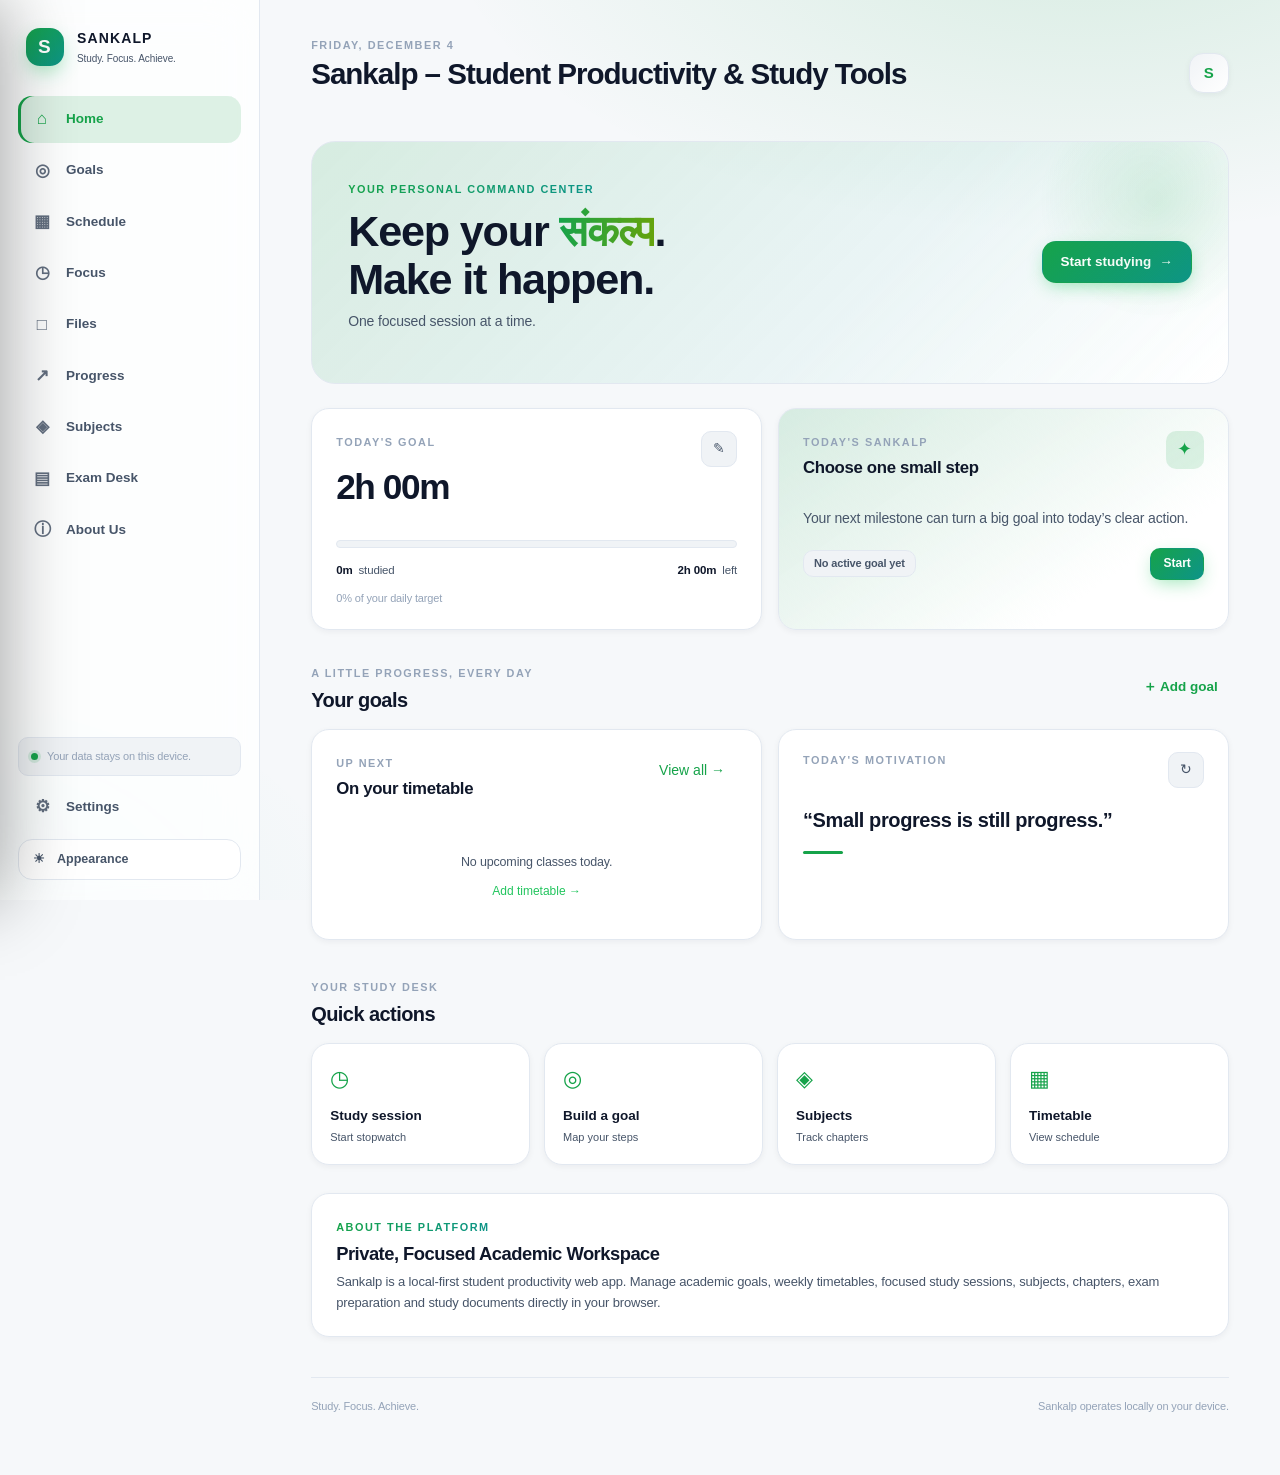
<file: index.html>
<!doctype html>
<html lang="en">
<head>
  <meta name="p:domain_verify" content="e9d66ecd18dfaae3f91e5bdebf2da8ee"/>
  <meta charset="utf-8">

  <!-- Google Analytics -->
  <script async src="https://www.googletagmanager.com/gtag/js?id=G-F04HRR61V4"></script>
  <script>
    window.dataLayer = window.dataLayer || [];
    function gtag(){dataLayer.push(arguments);}
    gtag('js', new Date());
    gtag('config', 'G-F04HRR61V4');
  </script>

  <meta name="viewport" content="width=device-width, initial-scale=1, viewport-fit=cover">

  <title>Sankalp – Free Student Productivity, Study Planner & Exam Desk</title>

  <meta name="description" content="Sankalp is a free, privacy-first student productivity web app. Plan timetables, track study goals, manage subjects and chapters, run focus sessions, and organize exams on your device.">

  <meta name="robots" content="index, follow, max-snippet:-1, max-image-preview:large, max-video-preview:-1">

  <link rel="canonical" href="https://cyphernest-coder.github.io/Sankalp/">
  <link rel="manifest" href="manifest.json">

  <meta name="color-scheme" content="dark light">
  <meta name="theme-color" content="#080a0f" media="(prefers-color-scheme: dark)">
  <meta name="theme-color" content="#f6f7f9" media="(prefers-color-scheme: light)">

  <meta name="application-name" content="Sankalp">
  <meta name="apple-mobile-web-app-title" content="Sankalp">
  <meta name="apple-mobile-web-app-capable" content="yes">
  <meta name="apple-mobile-web-app-status-bar-style" content="black-translucent">

  <!-- Open Graph -->
  <meta property="og:type" content="website">
  <meta property="og:locale" content="en_US">
  <meta property="og:site_name" content="Sankalp">
  <meta property="og:url" content="https://cyphernest-coder.github.io/Sankalp/">
  <meta property="og:title" content="Sankalp – Free Student Productivity & Study Tools">
  <meta property="og:description" content="Plan your timetable, track daily goals, manage subjects and chapters, run focus sessions, and prepare for exams with Sankalp.">

  <meta property="og:image" content="data:image/svg+xml,%3Csvg xmlns='http://www.w3.org/2000/svg' viewBox='0 0 1200 630'%3E%3Crect width='100%25' height='100%25' fill='%23080a0f'/%3E%3Crect x='100' y='100' width='120' height='120' rx='32' fill='%2322c55e'/%3E%3Ctext x='160' y='180' font-size='72' font-weight='800' text-anchor='middle' fill='%23061006' font-family='system-ui,sans-serif'%3ES%3C/text%3E%3Ctext x='260' y='180' font-size='64' font-weight='800' fill='%23f1f4f6' font-family='system-ui,sans-serif'%3ESANKALP%3C/text%3E%3Ctext x='100' y='320' font-size='44' font-weight='700' fill='%2322c55e' font-family='system-ui,sans-serif'%3EStudent Productivity %26 Study Tools%3C/text%3E%3Ctext x='100' y='390' font-size='28' fill='%238d96a5' font-family='system-ui,sans-serif'%3EGoals %E2%80%A2 Subjects %E2%80%A2 Focus %E2%80%A2 Exam Desk %E2%80%A2 Local-first%3C/text%3E%3C/svg%3E">

  <meta property="og:image:width" content="1200">
  <meta property="og:image:height" content="630">
  <meta property="og:image:alt" content="Sankalp Student Productivity Platform">

  <!-- Twitter -->
  <meta name="twitter:card" content="summary_large_image">
  <meta name="twitter:title" content="Sankalp – Free Student Productivity & Study Tools">
  <meta name="twitter:description" content="Plan your timetable, track goals, manage subjects and chapters, focus, and prepare for exams.">
  <meta name="twitter:image" content="data:image/svg+xml,%3Csvg xmlns='http://www.w3.org/2000/svg' viewBox='0 0 1200 630'%3E%3Crect width='100%25' height='100%25' fill='%23080a0f'/%3E%3Crect x='100' y='100' width='120' height='120' rx='32' fill='%2322c55e'/%3E%3Ctext x='160' y='180' font-size='72' font-weight='800' text-anchor='middle' fill='%23061006' font-family='system-ui'%3ES%3C/text%3E%3Ctext x='260' y='180' font-size='64' font-weight='800' fill='%23f1f4f6' font-family='system-ui'%3ESANKALP%3C/text%3E%3Ctext x='100' y='320' font-size='44' font-weight='700' fill='%2322c55e' font-family='system-ui'%3EStudent Productivity %26 Study Tools%3C/text%3E%3C/svg%3E">

  <!-- Favicon -->
  <link rel="icon" type="image/svg+xml" href="data:image/svg+xml,%3Csvg xmlns='http://www.w3.org/2000/svg' viewBox='0 0 64 64'%3E%3Crect width='64' height='64' rx='16' fill='%2322c55e'/%3E%3Ctext x='32' y='44' font-size='36' font-weight='800' text-anchor='middle' fill='%23061006' font-family='system-ui'%3ES%3C/text%3E%3C/svg%3E">

  <link rel="stylesheet" href="style.css">

  <!-- Schema -->
  <script type="application/ld+json">
  {
    "@context":"https://schema.org",
    "@graph":[
      {
        "@type":"WebSite",
        "@id":"https://cyphernest-coder.github.io/Sankalp/#website",
        "url":"https://cyphernest-coder.github.io/Sankalp/",
        "name":"Sankalp",
        "description":"Student productivity platform offering study planning, subject tracking, chapter management, focus sessions and exam management.",
        "inLanguage":"en"
      },
      {
        "@type":"WebApplication",
        "@id":"https://cyphernest-coder.github.io/Sankalp/#webapp",
        "url":"https://cyphernest-coder.github.io/Sankalp/",
        "name":"Sankalp",
        "applicationCategory":"EducationalApplication",
        "operatingSystem":"Web Browser",
        "browserRequirements":"Requires JavaScript. Compatible with modern desktop and mobile browsers.",
        "isAccessibleForFree":true,
        "description":"Privacy-first student productivity workspace with goals, timetable, focus sessions, subjects, chapters, syllabus tracking and exam management.",
        "offers":{
          "@type":"Offer",
          "price":"0",
          "priceCurrency":"USD"
        },
        "featureList":[
          "Study Goal & Milestone Roadmaps",
          "Weekly Timetable & Academic Scheduler",
          "Focus Stopwatch & Deep Study Sessions",
          "Subject and Chapter Tracker",
          "Exam Desk with Countdown",
          "Syllabus Completion Tracking",
          "Local Document Storage via IndexedDB",
          "Daily Progress Analytics"
        ]
      }
    ]
  }
  </script>

  <!-- MOBILE MENU + SUBJECT UI -->
  <style>
    /* =========================================================
       MOBILE HAMBURGER MENU
       ========================================================= */

    .mobile-menu-button {
      display:none;
      width:44px;
      height:44px;
      border:1px solid rgba(255,255,255,.1);
      border-radius:13px;
      background:rgba(255,255,255,.04);
      color:inherit;
      cursor:pointer;
      align-items:center;
      justify-content:center;
      flex-direction:column;
      gap:5px;
      flex-shrink:0;
    }

    .mobile-menu-button span {
      width:19px;
      height:2px;
      border-radius:10px;
      background:currentColor;
      display:block;
      transition:.2s ease;
    }

    .mobile-drawer-overlay {
      position:fixed;
      inset:0;
      background:rgba(0,0,0,.58);
      backdrop-filter:blur(5px);
      z-index:9998;
      opacity:0;
      pointer-events:none;
      transition:.25s ease;
    }

    .mobile-drawer {
      position:fixed;
      top:0;
      left:0;
      bottom:0;
      width:min(310px,88vw);
      background:#090b10;
      border-right:1px solid rgba(255,255,255,.08);
      z-index:9999;
      transform:translateX(-105%);
      transition:transform .28s cubic-bezier(.2,.8,.2,1);
      display:flex;
      flex-direction:column;
      box-shadow:20px 0 70px rgba(0,0,0,.35);
      overflow:hidden;
    }

    .mobile-drawer.open {
      transform:translateX(0);
    }

    .mobile-drawer-overlay.open {
      opacity:1;
      pointer-events:auto;
    }

    .mobile-drawer-head {
      padding:20px;
      display:flex;
      align-items:center;
      justify-content:space-between;
      border-bottom:1px solid rgba(255,255,255,.07);
    }

    .mobile-drawer-brand {
      display:flex;
      align-items:center;
      gap:11px;
      color:#f5f7fa;
      text-decoration:none;
      font-weight:850;
      letter-spacing:.04em;
    }

    .mobile-drawer-brand-mark {
      width:38px;
      height:38px;
      display:grid;
      place-items:center;
      border-radius:12px;
      background:#22c55e;
      color:#061006;
      font-size:21px;
      font-weight:900;
    }

    .mobile-drawer-brand small {
      display:block;
      margin-top:2px;
      font-size:9px;
      color:#7f8997;
      letter-spacing:.06em;
      font-weight:600;
    }

    .mobile-drawer-close {
      width:38px;
      height:38px;
      border-radius:11px;
      border:1px solid rgba(255,255,255,.08);
      background:rgba(255,255,255,.04);
      color:#fff;
      cursor:pointer;
      font-size:22px;
    }

    .mobile-drawer-nav {
      padding:14px 12px;
      overflow-y:auto;
      flex:1;
    }

    .mobile-drawer-nav .nav-item {
      width:100%;
      min-height:48px;
      margin:3px 0;
      border-radius:12px;
      display:flex;
      align-items:center;
      gap:13px;
      padding:0 14px;
      border:0;
      background:transparent;
      color:#aab2bf;
      text-align:left;
      cursor:pointer;
      font:inherit;
      transition:.18s ease;
    }

    .mobile-drawer-nav .nav-item span {
      width:23px;
      text-align:center;
      font-size:17px;
    }

    .mobile-drawer-nav .nav-item:hover,
    .mobile-drawer-nav .nav-item.active {
      color:#f5f7fa;
      background:rgba(34,197,94,.11);
    }

    .mobile-drawer-nav .nav-item.active {
      box-shadow:inset 3px 0 0 #22c55e;
    }

    .mobile-drawer-bottom {
      padding:14px;
      border-top:1px solid rgba(255,255,255,.07);
    }

    .mobile-privacy-note {
      display:flex;
      align-items:center;
      gap:8px;
      font-size:11px;
      color:#737d8c;
      margin-bottom:12px;
    }

    .mobile-privacy-dot {
      width:7px;
      height:7px;
      border-radius:50%;
      background:#22c55e;
      box-shadow:0 0 12px rgba(34,197,94,.7);
    }

    .mobile-theme-button {
      width:100%;
      min-height:44px;
      border-radius:11px;
      border:1px solid rgba(255,255,255,.08);
      background:rgba(255,255,255,.04);
      color:#c7ced8;
      cursor:pointer;
    }

    /* =========================================================
       SUBJECT PAGE
       ========================================================= */

    .subjects-page {
      padding-bottom:50px;
    }

    .subjects-dashboard {
      display:grid;
      grid-template-columns:repeat(4,minmax(0,1fr));
      gap:13px;
      margin-bottom:22px;
    }

    .subject-stat {
      padding:18px;
      border-radius:17px;
      border:1px solid rgba(255,255,255,.07);
      background:rgba(255,255,255,.025);
    }

    .subject-stat strong {
      display:block;
      font-size:25px;
      line-height:1;
      margin:7px 0 5px;
    }

    .subject-stat small {
      color:#7e8795;
      font-size:11px;
    }

    .subjects-toolbar {
      display:grid;
      grid-template-columns:1fr 180px 180px auto;
      gap:10px;
      margin-bottom:18px;
    }

    .subject-search,
    .subjects-toolbar select {
      min-height:46px;
      width:100%;
      border:1px solid rgba(255,255,255,.08);
      border-radius:12px;
      background:rgba(255,255,255,.035);
      color:inherit;
      padding:0 13px;
      outline:none;
    }

    .subject-search:focus,
    .subjects-toolbar select:focus {
      border-color:rgba(34,197,94,.55);
    }

    .subjects-grid {
      display:grid;
      grid-template-columns:repeat(2,minmax(0,1fr));
      gap:16px;
    }

    .subject-card {
      border:1px solid rgba(255,255,255,.075);
      background:rgba(255,255,255,.025);
      border-radius:20px;
      padding:20px;
      overflow:hidden;
    }

    .subject-card:hover {
      border-color:rgba(34,197,94,.2);
    }

    .subject-card-head {
      display:flex;
      justify-content:space-between;
      align-items:flex-start;
      gap:12px;
    }

    .subject-title-wrap {
      min-width:0;
    }

    .subject-title {
      margin:0;
      font-size:19px;
      font-weight:800;
    }

    .subject-subtitle {
      margin:5px 0 0;
      color:#818b99;
      font-size:12px;
    }

    .subject-menu {
      border:0;
      background:transparent;
      color:#8892a0;
      cursor:pointer;
      font-size:21px;
    }

    .subject-progress-row {
      margin:18px 0 9px;
      display:flex;
      align-items:center;
      justify-content:space-between;
      gap:10px;
    }

    .subject-progress-row strong {
      font-size:13px;
    }

    .subject-progress {
      height:7px;
      border-radius:99px;
      background:rgba(255,255,255,.07);
      overflow:hidden;
    }

    .subject-progress span {
      display:block;
      height:100%;
      border-radius:inherit;
      background:#22c55e;
      transition:width .25s ease;
    }

    .subject-meta {
      display:flex;
      gap:8px;
      flex-wrap:wrap;
      margin:12px 0 15px;
    }

    .subject-pill {
      padding:6px 9px;
      border-radius:8px;
      background:rgba(255,255,255,.045);
      color:#8f99a8;
      font-size:10px;
    }

    .subject-pill.done {
      color:#22c55e;
      background:rgba(34,197,94,.09);
    }

    .subject-chapters {
      display:flex;
      flex-direction:column;
      gap:7px;
    }

    .subject-chapter {
      display:flex;
      align-items:center;
      gap:10px;
      min-height:40px;
      padding:8px 10px;
      border-radius:10px;
      background:rgba(255,255,255,.025);
    }

    .subject-chapter input {
      accent-color:#22c55e;
      width:16px;
      height:16px;
      flex-shrink:0;
    }

    .subject-chapter-name {
      flex:1;
      min-width:0;
      font-size:12px;
      color:#c3c9d2;
      overflow-wrap:anywhere;
    }

    .subject-chapter.completed .subject-chapter-name {
      text-decoration:line-through;
      color:#687280;
    }

    .subject-priority {
      font-size:9px;
      padding:4px 6px;
      border-radius:6px;
      color:#aeb6c1;
      background:rgba(255,255,255,.05);
    }

    .subject-card-actions {
      display:flex;
      gap:8px;
      margin-top:15px;
    }

    .subject-empty {
      grid-column:1/-1;
      text-align:center;
      padding:50px 20px;
      border:1px dashed rgba(255,255,255,.1);
      border-radius:18px;
      color:#7f8997;
    }

    .subject-empty-symbol {
      font-size:34px;
      display:block;
      margin-bottom:10px;
    }

    .subject-notes {
      margin-top:14px;
      padding:11px 12px;
      border-left:2px solid #22c55e;
      background:rgba(34,197,94,.04);
      color:#818b99;
      font-size:11px;
      line-height:1.6;
      border-radius:0 8px 8px 0;
    }

    .subject-modal-grid {
      display:grid;
      grid-template-columns:1fr 1fr;
      gap:12px;
    }

    .subject-modal-grid .full {
      grid-column:1/-1;
    }

    .subject-modal-grid label {
      display:flex;
      flex-direction:column;
      gap:7px;
      font-size:11px;
      color:#8993a2;
    }

    .subject-modal-grid input,
    .subject-modal-grid textarea,
    .subject-modal-grid select {
      width:100%;
      box-sizing:border-box;
      border:1px solid rgba(255,255,255,.1);
      border-radius:10px;
      background:rgba(255,255,255,.04);
      color:inherit;
      padding:11px;
      outline:none;
      font:inherit;
    }

    .subject-modal-grid textarea {
      min-height:90px;
      resize:vertical;
    }

    /* =========================================================
       MOBILE
       ========================================================= */

    @media (max-width:900px) {
      .subjects-dashboard {
        grid-template-columns:repeat(2,minmax(0,1fr));
      }

      .subjects-toolbar {
        grid-template-columns:1fr 1fr;
      }

      .subjects-toolbar .subject-search {
        grid-column:1/-1;
      }

      .subjects-grid {
        grid-template-columns:1fr;
      }
    }

    @media (max-width:760px) {
      body {
        padding-bottom:0 !important;
      }

      .sidebar {
        display:none !important;
      }

      .mobile-menu-button {
        display:flex;
      }

      .main-area {
        width:100%;
        margin-left:0 !important;
        padding-bottom:25px;
      }

      .topbar {
        position:sticky;
        top:0;
        z-index:100;
        min-height:66px;
        padding:10px 14px;
        background:rgba(8,10,15,.88);
        backdrop-filter:blur(18px);
      }

      .topbar > div {
        min-width:0;
      }

      #pageTitle {
        font-size:15px !important;
        white-space:nowrap;
        overflow:hidden;
        text-overflow:ellipsis;
      }

      .topbar .avatar {
        display:none;
      }

      .mobile-nav {
        display:none !important;
      }

      .page {
        padding:18px 14px 40px !important;
      }

      .welcome-row,
      .page-intro {
        flex-direction:column;
        align-items:stretch !important;
        gap:14px;
      }

      .welcome-row h2,
      .page-intro h2 {
        font-size:27px !important;
      }

      .grid.two,
      .lower-grid,
      .progress-layout {
        grid-template-columns:1fr !important;
      }

      .hero-grid {
        grid-template-columns:1fr !important;
      }

      .quick-grid {
        grid-template-columns:repeat(2,minmax(0,1fr)) !important;
      }

      .metric-grid {
        grid-template-columns:repeat(2,minmax(0,1fr)) !important;
      }

      .subjects-dashboard {
        grid-template-columns:repeat(2,minmax(0,1fr));
      }

      .subjects-toolbar {
        grid-template-columns:1fr;
      }

      .subjects-toolbar .subject-search {
        grid-column:auto;
      }

      .subject-modal-grid {
        grid-template-columns:1fr;
      }

      .subject-modal-grid .full {
        grid-column:auto;
      }

      .focus-layout {
        grid-template-columns:1fr !important;
      }

      .timer {
        font-size:42px !important;
      }
    }

    @media (max-width:480px) {
      .subjects-dashboard {
        gap:8px;
      }

      .subject-stat {
        padding:13px;
      }

      .subject-stat strong {
        font-size:21px;
      }

      .quick-grid {
        gap:8px;
      }

      .metric-grid {
        gap:8px;
      }
    }

    /* Light theme compatibility */
    body.light .mobile-drawer,
    [data-theme="light"] .mobile-drawer {
      background:#f8fafc;
      color:#10151c;
      border-color:rgba(0,0,0,.08);
    }

    body.light .mobile-drawer-brand,
    [data-theme="light"] .mobile-drawer-brand {
      color:#10151c;
    }

    body.light .mobile-drawer-close,
    [data-theme="light"] .mobile-drawer-close {
      color:#10151c;
      border-color:rgba(0,0,0,.08);
      background:rgba(0,0,0,.03);
    }
  </style>
</head>

<body>

<div class="app-shell">

  <!-- =======================================================
       DESKTOP SIDEBAR
       ======================================================= -->

  <aside class="sidebar" aria-label="Main navigation">

    <a class="brand" href="#home" aria-label="Sankalp home">
      <span class="brand-mark" aria-hidden="true">S</span>
      <span>
        SANKALP
        <small>Study. Focus. Achieve.</small>
      </span>
    </a>

    <nav class="side-nav" aria-label="Desktop Sections">

      <button type="button" class="nav-item active" data-page="home">
        <span>⌂</span>Home
      </button>

      <button type="button" class="nav-item" data-page="goals">
        <span>◎</span>Goals
      </button>

      <button type="button" class="nav-item" data-page="schedule">
        <span>▦</span>Schedule
      </button>

      <button type="button" class="nav-item" data-page="focus">
        <span>◷</span>Focus
      </button>

      <button type="button" class="nav-item" data-page="files">
        <span>□</span>Files
      </button>

      <button type="button" class="nav-item" data-page="progress">
        <span>↗</span>Progress
      </button>

      <!-- NEW -->
      <button type="button" class="nav-item" data-page="subjects">
        <span>◈</span>Subjects
      </button>

      <button type="button" class="nav-item" data-page="examdesk">
        <span>▤</span>Exam Desk
      </button>

      <button type="button" class="nav-item" data-page="about">
        <span>ⓘ</span>About Us
      </button>

    </nav>

    <div class="sidebar-bottom">

      <div class="privacy-note">
        <span class="privacy-dot" aria-hidden="true"></span>
        <span>Your data stays on this device.</span>
      </div>

      <button type="button" class="nav-item" data-page="settings">
        <span>⚙</span>Settings
      </button>

      <button type="button" class="theme-toggle" id="themeToggle" aria-label="Toggle color theme">
        ☾ <span>Appearance</span>
      </button>

    </div>
  </aside>


  <!-- =======================================================
       MAIN
       ======================================================= -->

  <main class="main-area" id="main-content">

    <!-- TOPBAR -->
    <header class="topbar">

      <!-- MOBILE HAMBURGER -->
      <button
        type="button"
        class="mobile-menu-button"
        id="mobileMenuButton"
        aria-label="Open navigation menu"
        aria-controls="mobileDrawer"
        aria-expanded="false"
      >
        <span></span>
        <span></span>
        <span></span>
      </button>

      <div>
        <div class="eyebrow" id="dateLabel"></div>

        <h1 id="pageTitle">
          Sankalp – Student Productivity &amp; Study Tools
        </h1>
      </div>

      <button
        type="button"
        class="avatar"
        id="profileBtn"
        aria-label="Open settings"
      >
        S
      </button>

    </header>


    <!-- =====================================================
         HOME
         ===================================================== -->

    <section class="page active" id="page-home" aria-label="Dashboard Overview">

      <div class="welcome-row">

        <div>
          <p class="eyebrow green">YOUR PERSONAL COMMAND CENTER</p>

          <h2>
            Keep your <span lang="hi">संकल्प</span>.<br>
            Make it happen.
          </h2>

          <p class="muted">
            One focused session at a time.
          </p>
        </div>

        <button type="button" class="button primary" data-page="focus">
          Start studying <span>→</span>
        </button>

      </div>


      <div class="grid two hero-grid">

        <article class="card daily-card">

          <div class="card-top">

            <div>
              <p class="eyebrow">TODAY'S GOAL</p>
              <h3 id="todayGoalText">2h 00m</h3>
            </div>

            <button
              type="button"
              class="icon-button"
              id="editDailyGoal"
              aria-label="Edit daily study goal"
            >
              ✎
            </button>

          </div>

          <div
            class="progress-track"
            role="progressbar"
            aria-label="Daily goal progress"
          >
            <span id="dailyBar"></span>
          </div>

          <div class="stat-line">
            <strong id="todayStudied">0m</strong>
            <span>studied</span>

            <span class="stat-spacer" aria-hidden="true"></span>

            <strong id="todayRemaining">2h 00m</strong>
            <span>left</span>
          </div>

          <div class="goal-caption">
            <span id="todayPercent">0%</span>
            of your daily target
          </div>

        </article>


        <article class="card sankalp-card">

          <div class="card-top">

            <div>
              <p class="eyebrow">TODAY'S SANKALP</p>
              <h3 id="todayActionTitle">
                Choose one small step
              </h3>
            </div>

            <span class="today-icon" aria-hidden="true">✦</span>

          </div>

          <p class="muted" id="todayActionDetail">
            Your next milestone turns a big target into today's clear study action.
          </p>

          <div class="sankalp-bottom">
            <span class="tag" id="todayActionProgress">
              No active goal yet
            </span>

            <button
              type="button"
              class="button small primary"
              id="startTodayAction"
            >
              Start
            </button>
          </div>

        </article>

      </div>


      <div class="section-heading">

        <div>
          <p class="eyebrow">A LITTLE PROGRESS, EVERY DAY</p>
          <h2>Your goals</h2>
        </div>

        <button
          type="button"
          class="button quiet"
          id="addGoalHome"
        >
          ＋ Add goal
        </button>

      </div>

      <div class="goal-list" id="homeGoals"></div>


      <div class="grid two lower-grid">

        <article class="card">

          <div class="card-top">

            <div>
              <p class="eyebrow">UP NEXT</p>
              <h3>On your timetable</h3>
            </div>

            <button
              type="button"
              class="text-button"
              data-page="schedule"
            >
              View all →
            </button>

          </div>

          <div id="nextClass" class="empty-state">
            No classes added yet. Add a study block to organize your schedule.
          </div>

        </article>


        <article class="card motivation">

          <div class="card-top">

            <p class="eyebrow">TODAY'S MOTIVATION</p>

            <button
              type="button"
              class="icon-button"
              id="newQuote"
              aria-label="Show another quote"
            >
              ↻
            </button>

          </div>

          <blockquote id="quote">
            “Small progress is still progress.”
          </blockquote>

          <span class="quote-mark" aria-hidden="true"></span>

        </article>

      </div>


      <div class="section-heading compact">

        <div>
          <p class="eyebrow">YOUR STUDY DESK</p>
          <h2>Quick actions</h2>
        </div>

      </div>


      <div class="quick-grid">

        <button type="button" class="quick-card" data-page="focus">
          <span class="quick-icon" aria-hidden="true">◷</span>
          <strong>Study session</strong>
          <small>Start stopwatch</small>
        </button>

        <button type="button" class="quick-card" data-page="goals">
          <span class="quick-icon" aria-hidden="true">◎</span>
          <strong>Build a goal</strong>
          <small>Map your steps</small>
        </button>

        <button type="button" class="quick-card" data-page="subjects">
          <span class="quick-icon" aria-hidden="true">◈</span>
          <strong>Subjects</strong>
          <small>Track chapters</small>
        </button>

        <button type="button" class="quick-card" data-page="schedule">
          <span class="quick-icon" aria-hidden="true">▦</span>
          <strong>Timetable</strong>
          <small>View schedule</small>
        </button>

      </div>


      <article
        class="card sankalp-seo-overview"
        style="margin-top:28px;"
      >

        <p class="eyebrow green">ABOUT THE PLATFORM</p>

        <h2 style="font-size:1.15rem;margin-bottom:6px;">
          Private, Focused Academic Workspace
        </h2>

        <p
          class="muted"
          style="margin:0;font-size:13px;line-height:1.65;"
        >
          Sankalp is a local-first student productivity web app.
          Manage academic goals, weekly timetables, focused study sessions,
          subjects, chapters, exam preparation and study documents directly
          in your browser.
        </p>

      </article>

    </section>


    <!-- =====================================================
         GOALS
         ===================================================== -->

    <section class="page" id="page-goals" aria-label="Academic Goals">

      <div class="page-intro">

        <div>
          <p class="eyebrow green">GOAL → MILESTONES → TODAY</p>
          <h2>Build your path</h2>

          <p class="muted">
            Big academic goals become manageable when you break them into clear milestones.
          </p>
        </div>

        <button
          type="button"
          class="button primary"
          id="addGoalBtn"
        >
          ＋ New goal
        </button>

      </div>

      <div id="goalsPageList" class="goal-list"></div>

      <div id="goalsEmpty" class="card empty-panel">

        <span class="empty-symbol" aria-hidden="true">◎</span>

        <h3>Your next chapter starts here</h3>

        <p class="muted">
          Add a goal, write down why it matters, and create a roadmap you can follow daily.
        </p>

        <button
          type="button"
          class="button primary"
          id="firstGoalBtn"
        >
          Create your first goal
        </button>

      </div>

    </section>


    <!-- =====================================================
         SCHEDULE
         ===================================================== -->

    <section class="page" id="page-schedule" aria-label="Student Timetable and Schedule">

      <div class="page-intro">

        <div>
          <p class="eyebrow green">MAKE SPACE FOR WHAT MATTERS</p>
          <h2>Schedule</h2>

          <p class="muted">
            Classes, tuition, study blocks, and recurring academic commitments.
          </p>
        </div>

        <button
          type="button"
          class="button primary"
          id="addEventBtn"
        >
          ＋ Add to timetable
        </button>

      </div>


      <div class="card">

        <div class="card-top">

          <div>
            <p class="eyebrow">WEEKLY PLAN</p>
            <h3>Your timetable</h3>
          </div>

        </div>

        <div id="scheduleList" class="schedule-list"></div>

        <div id="scheduleEmpty" class="empty-state">
          Your week is open. Add a class or study block to get started.
        </div>

      </div>


      <div class="card calendar-card">

        <div class="card-top">

          <div>
            <p class="eyebrow">PLAN AHEAD</p>
            <h3 id="calendarMonth">Calendar</h3>
          </div>

          <div class="calendar-controls">

            <button
              type="button"
              class="icon-button"
              id="prevMonth"
              aria-label="Previous month"
            >
              ‹
            </button>

            <button
              type="button"
              class="icon-button"
              id="nextMonth"
              aria-label="Next month"
            >
              ›
            </button>

          </div>

        </div>

        <div class="calendar-grid" id="calendarGrid"></div>

        <div class="calendar-legend">

          <span>
            <i class="dot study" aria-hidden="true"></i>
            Study
          </span>

          <span>
            <i class="dot deadline" aria-hidden="true"></i>
            Deadline
          </span>

          <span>
            <i class="dot schedule" aria-hidden="true"></i>
            Schedule
          </span>

        </div>

      </div>

    </section>


    <!-- =====================================================
         FOCUS
         ===================================================== -->

    <section class="page" id="page-focus" aria-label="Focus Stopwatch Mode">

      <div class="focus-layout">

        <article class="card focus-card">

          <p class="eyebrow green">FOCUS MODE</p>

          <h2>One thing at a time.</h2>

          <p class="muted">
            Start a session, give it your attention, and let the minutes add up.
          </p>

          <div class="timer" id="timerDisplay">
            00:00:00
          </div>

          <div class="timer-state">

            <span
              class="live-dot"
              id="timerDot"
              aria-hidden="true"
            ></span>

            <span id="timerStatus">
              Ready when you are
            </span>

          </div>

          <div class="focus-controls">

            <button
              type="button"
              class="button primary"
              id="timerStart"
            >
              Start session
            </button>

            <button
              type="button"
              class="button secondary hidden"
              id="timerPause"
            >
              Pause
            </button>

            <button
              type="button"
              class="button secondary hidden"
              id="timerResume"
            >
              Resume
            </button>

            <button
              type="button"
              class="button quiet hidden"
              id="timerReset"
            >
              Reset
            </button>

            <button
              type="button"
              class="button secondary hidden"
              id="timerFinish"
            >
              Finish session
            </button>

          </div>


          <div class="focus-fields">

            <label>
              Subject

              <input
                id="sessionSubject"
                type="text"
                placeholder="e.g. Physics — Chapter 4"
              >
            </label>

            <label>
              Connect to a goal

              <select id="sessionGoal">
                <option value="">No goal selected</option>
              </select>

            </label>

            <label class="full-field">
              Session note
              <span class="muted">(optional)</span>

              <input
                id="sessionNote"
                type="text"
                placeholder="What are you working on?"
              >
            </label>

          </div>

        </article>


        <aside class="focus-side">

          <article class="card">

            <p class="eyebrow">TODAY'S FOCUS</p>

            <h3 id="focusTodayTime">0m</h3>

            <p class="muted">
              of <span id="focusDailyTarget">2h</span> daily goal
            </p>

            <div
              class="progress-track"
              role="progressbar"
              aria-label="Daily focus goal tracker"
            >
              <span id="focusDailyBar"></span>
            </div>

          </article>


          <article class="card">

            <p class="eyebrow">A GENTLE REMINDER</p>

            <p class="reminder-copy">
              You do not have to do it all today. Just take the next step.
            </p>

          </article>


          <article class="card">

            <p class="eyebrow">RECENT SESSIONS</p>

            <div id="recentSessions" class="mini-list"></div>

          </article>

        </aside>

      </div>

    </section>


    <!-- =====================================================
         FILES
         ===================================================== -->

    <section class="page" id="page-files" aria-label="Student Study Documents">

      <div class="page-intro">

        <div>

          <p class="eyebrow green">YOUR PRIVATE STUDY DESK</p>

          <h2>Documents</h2>

          <p class="muted">
            Your files are stored safely in this browser on this device.
          </p>

        </div>

        <label class="button primary upload-button" style="cursor:pointer;">
          ＋ Add document

          <input
            type="file"
            id="fileInput"
            hidden
            aria-label="Upload document to browser storage"
          >

        </label>

      </div>


      <div class="notice">

        <span aria-hidden="true">ⓘ</span>

        <span>
          <strong>Maximum file size: 100 MB</strong><br>
          Files stay stored locally in IndexedDB on this device.
        </span>

      </div>


      <div class="file-filters">

        <label class="search-box">

          <span aria-hidden="true">⌕</span>

          <input
            id="fileSearch"
            type="search"
            placeholder="Search your documents"
            aria-label="Search documents"
          >

        </label>


        <select
          id="fileCategoryFilter"
          aria-label="Filter documents by category"
        >
          <option value="">All categories</option>
          <option value="Notes">Notes</option>
          <option value="Question Papers">Question Papers</option>
          <option value="Books">Books</option>
          <option value="Assignments">Assignments</option>
          <option value="Other">Other</option>
        </select>

      </div>


      <div id="fileList" class="file-grid"></div>


      <div id="filesEmpty" class="card empty-panel">

        <span class="empty-symbol" aria-hidden="true">□</span>

        <h3>Your study materials, all in one place</h3>

        <p class="muted">
          Save class notes, question papers, syllabus PDFs, and assignments for quick access.
        </p>

      </div>

    </section>


    <!-- =====================================================
         PROGRESS
         ===================================================== -->

    <section class="page" id="page-progress" aria-label="Study Progress and Statistics">

      <div class="page-intro">

        <div>

          <p class="eyebrow green">
            NOTICE THE DISTANCE YOU'VE COME
          </p>

          <h2>Your progress</h2>

          <p class="muted">
            Every focused session and every completed milestone builds consistency.
          </p>

        </div>

      </div>


      <div class="metric-grid">

        <article class="card metric">
          <p class="eyebrow">STUDY TIME</p>
          <strong id="totalStudyMetric">0h</strong>
          <span class="muted">total focused time</span>
        </article>

        <article class="card metric">
          <p class="eyebrow">SESSIONS</p>
          <strong id="sessionMetric">0</strong>
          <span class="muted">completed sessions</span>
        </article>

        <article class="card metric">
          <p class="eyebrow">MILESTONES</p>
          <strong id="milestoneMetric">0</strong>
          <span class="muted">steps completed</span>
        </article>

        <article class="card metric">
          <p class="eyebrow">GOALS</p>
          <strong id="completedGoalMetric">0</strong>
          <span class="muted">goals completed</span>
        </article>

      </div>


      <div class="grid two progress-layout">

        <article class="card">

          <div class="card-top">

            <div>
              <p class="eyebrow">YOUR RHYTHM</p>
              <h3>This week</h3>
            </div>

            <span class="muted" id="weekTotal"></span>

          </div>

          <div class="week-chart" id="weekChart"></div>

        </article>


        <article class="card streak-card">

          <p class="eyebrow">CONSISTENCY, YOUR WAY</p>

          <div class="streak-number">

            <span aria-hidden="true">🔥</span>

            <strong id="currentStreak">0</strong>

            <small>day streak</small>

          </div>

          <p class="muted">
            Your longest streak:
            <strong id="longestStreak">0 days</strong>
          </p>

          <div class="streak-stats">

            <span>
              <strong id="activeDays">0</strong>
              <small>active days</small>
            </span>

            <span>
              <strong id="totalCheckins">0</strong>
              <small>check-ins</small>
            </span>

          </div>

          <button
            type="button"
            class="button secondary"
            id="checkinBtn"
          >
            Daily check-in
          </button>

        </article>

      </div>


      <div class="grid two progress-layout">

        <article class="card">

          <div class="card-top">

            <div>
              <p class="eyebrow">KEEP SHOWING UP</p>
              <h3>Recent activity</h3>
            </div>

          </div>

          <div id="activityList" class="activity-list"></div>

          <div id="activityEmpty" class="empty-state">
            Your study history will show up here.
          </div>

        </article>


        <article class="card">

          <div class="card-top">

            <div>
              <p class="eyebrow">MILESTONES WORTH CELEBRATING</p>
              <h3>Achievements</h3>
            </div>

          </div>

          <div id="achievementList" class="achievement-list"></div>

        </article>

      </div>

    </section>


    <!-- =====================================================
         SUBJECTS — NEW MAIN SECTION
         ===================================================== -->

    <section
      class="page subjects-page"
      id="page-subjects"
      aria-label="Subjects and Chapter Tracker"
    >

      <div class="page-intro">

        <div>

          <p class="eyebrow green">
            SUBJECT → EXAM → CHAPTERS
          </p>

          <h2>Subjects</h2>

          <p class="muted">
            Select a subject, connect it to an exam or form, and track every chapter from pending to completed.
          </p>

        </div>

        <div style="display:flex;gap:8px;flex-wrap:wrap;">

          <button
            type="button"
            class="button secondary"
            data-page="examdesk"
          >
            Exam Desk →
          </button>

          <button
            type="button"
            class="button primary"
            id="subjectAddBtn"
          >
            ＋ Add subject
          </button>

        </div>

      </div>


      <!-- SUBJECT STATS -->

      <div class="subjects-dashboard">

        <article class="subject-stat">

          <p class="eyebrow">SUBJECTS</p>

          <strong id="subjectTotalCount">0</strong>

          <small>subjects added</small>

        </article>


        <article class="subject-stat">

          <p class="eyebrow">CHAPTERS</p>

          <strong id="subjectChapterCount">0</strong>

          <small>total chapters</small>

        </article>


        <article class="subject-stat">

          <p class="eyebrow">PENDING</p>

          <strong id="subjectPendingCount">0</strong>

          <small>chapters remaining</small>

        </article>


        <article class="subject-stat">

          <p class="eyebrow">COMPLETION</p>

          <strong id="subjectCompletion">0%</strong>

          <small>overall syllabus progress</small>

        </article>

      </div>


      <!-- FILTERS -->

      <div class="subjects-toolbar">

        <input
          type="search"
          id="subjectSearch"
          class="subject-search"
          placeholder="Search subjects or chapters..."
          aria-label="Search subjects or chapters"
        >

        <select id="subjectSelect" aria-label="Select subject">

          <option value="">All subjects</option>

        </select>


        <select id="subjectStatusFilter" aria-label="Filter chapter status">

          <option value="all">All status</option>
          <option value="pending">Pending</option>
          <option value="completed">Completed</option>

        </select>


        <button
          type="button"
          class="button quiet"
          id="subjectClearFilters"
        >
          Clear
        </button>

      </div>


      <!-- SUBJECT CARDS -->

      <div
        id="subjectsGrid"
        class="subjects-grid"
      >

        <div class="subject-empty">

          <span class="subject-empty-symbol">◈</span>

          <h3>No subjects yet</h3>

          <p>
            Add your first subject and start building your chapter tracker.
          </p>

          <button
            type="button"
            class="button primary"
            id="subjectEmptyAdd"
          >
            ＋ Add your first subject
          </button>

        </div>

      </div>

    </section>


    <!-- =====================================================
         EXAM DESK
         ===================================================== -->

    <section
      class="page examdesk-page"
      id="page-examdesk"
      aria-label="Exam Preparation and Syllabus Tracker"
    >

      <div class="page-intro">

        <div>

          <p class="eyebrow green">
            PLAN → PREPARE → PERFORM
          </p>

          <h2>Exam Desk</h2>

          <p class="muted">
            Keep exams, syllabus completion, chapters, and quick revision notes organized in one place.
          </p>

        </div>

        <div style="display:flex;gap:8px;flex-wrap:wrap;">

          <button
            type="button"
            class="button secondary"
            data-page="subjects"
          >
            ◈ Subjects
          </button>

          <button
            type="button"
            class="button primary"
            id="examdeskAddExam"
          >
            ＋ Add exam
          </button>

        </div>

      </div>


      <div class="examdesk-grid">


        <!-- NEXT EXAM -->

        <article class="card examdesk-card">

          <div class="card-top">

            <div>

              <p class="eyebrow">NEXT EXAM</p>

              <h3 id="examdeskNextExamTitle">
                No exam added yet
              </h3>

            </div>

            <span class="today-icon" aria-hidden="true">
              ◷
            </span>

          </div>


          <div
            id="examdeskCountdown"
            class="examdesk-countdown"
          >

            <div class="examdesk-days">

              <strong id="examdeskDays">—</strong>

              <small>DAYS LEFT</small>

            </div>


            <div class="examdesk-exam-info">

              <strong id="examdeskNextExamMeta">
                Add your first exam to start the countdown.
              </strong>

              <span id="examdeskNextExamDate"></span>

            </div>

          </div>


          <div
            id="examdeskSuggestion"
            class="examdesk-suggestion"
          >
            Add an exam and its syllabus to get actionable preparation targets.
          </div>

        </article>


        <!-- EXAMS -->

        <article class="card examdesk-card">

          <div class="card-top">

            <div>

              <p class="eyebrow">EXAMS</p>

              <h3>Your upcoming exams</h3>

            </div>

          </div>

          <div
            id="examdeskExamList"
            class="examdesk-list"
          >

            <div class="examdesk-empty">
              No exams added yet.
            </div>

          </div>

        </article>


        <!-- SUBJECT LINK -->

        <article class="card examdesk-card">

          <div class="card-top">

            <div>

              <p class="eyebrow">SYLLABUS TRACKER</p>

              <h3>Your subjects</h3>

            </div>

            <button
              type="button"
              class="button quiet small"
              id="examdeskAddSubject"
            >
              ＋ Subject
            </button>

          </div>


          <div
            id="examdeskSubjectList"
            class="examdesk-list"
          >

            <div class="examdesk-empty">
              Add a subject and its chapter names.
            </div>

          </div>


          <div style="margin-top:13px;">

            <button
              type="button"
              class="button secondary small"
              data-page="subjects"
            >
              Open full Subject Tracker →
            </button>

          </div>

        </article>


        <!-- PREPARATION -->

        <article class="card examdesk-card">

          <div class="card-top">

            <div>

              <p class="eyebrow">PREPARATION</p>

              <h3>What to do next</h3>

            </div>

          </div>

          <div
            id="examdeskPrepSuggestion"
            class="examdesk-suggestion"
          >
            Your preparation suggestions will appear here once subjects are added.
          </div>

        </article>


        <!-- NOTES -->

        <article class="card examdesk-card examdesk-full">

          <div class="card-top">

            <div>

              <p class="eyebrow">QUICK NOTES</p>

              <h3>Sticky notes</h3>

            </div>

            <button
              type="button"
              class="button primary small"
              id="examdeskAddNote"
            >
              ＋ New note
            </button>

          </div>

          <div
            id="examdeskNotes"
            class="examdesk-notes"
          >

            <div class="examdesk-empty">
              No quick notes yet. Add one for formulas, exam reminders, or chapter summaries.
            </div>

          </div>

        </article>


        <!-- STUDY DESK -->

        <article class="card examdesk-card examdesk-full">

          <div class="card-top">

            <div>

              <p class="eyebrow">STUDY DESK</p>

              <h3>Everything in one place</h3>

            </div>

          </div>


          <div class="quick-grid">

            <button
              type="button"
              class="quick-card"
              data-page="subjects"
            >
              <span class="quick-icon" aria-hidden="true">◈</span>
              <strong>Subjects</strong>
              <small>Track chapters</small>
            </button>


            <button
              type="button"
              class="quick-card"
              data-page="focus"
            >
              <span class="quick-icon" aria-hidden="true">◷</span>
              <strong>Focus session</strong>
              <small>Start studying</small>
            </button>


            <button
              type="button"
              class="quick-card"
              data-page="schedule"
            >
              <span class="quick-icon" aria-hidden="true">▦</span>
              <strong>Timetable</strong>
              <small>Plan study time</small>
            </button>


            <button
              type="button"
              class="quick-card"
              data-page="files"
            >
              <span class="quick-icon" aria-hidden="true">□</span>
              <strong>Study files</strong>
              <small>Open documents</small>
            </button>


            <button
              type="button"
              class="quick-card"
              data-page="progress"
            >
              <span class="quick-icon" aria-hidden="true">↗</span>
              <strong>Progress</strong>
              <small>See your rhythm</small>
            </button>

          </div>

        </article>

      </div>

    </section>


    <!-- =====================================================
         ABOUT
         ===================================================== -->

    <section class="page" id="page-about" aria-label="About Sankalp">

      <section class="sankalp-more-section" id="sankalp-more">

        <div class="sankalp-more-heading">

          <div>

            <p class="eyebrow green">
              ABOUT SANKALP
            </p>

            <h2>About Us</h2>

            <p class="muted">
              Learn about Sankalp, your privacy, local data storage, and how to reach us.
            </p>

          </div>

        </div>


        <div class="sankalp-more-grid">


          <details class="sankalp-more-card" open>

            <summary>

              <span class="more-icon" aria-hidden="true">✦</span>

              <span class="more-title">
                <strong>About Us</strong>
                <small>What Sankalp is and why it exists</small>
              </span>

              <span class="more-chevron" aria-hidden="true">+</span>

            </summary>


            <div class="more-content">

              <p>
                Sankalp is an independent, student-focused productivity web application designed to make everyday academic planning simpler.
              </p>

              <p>
                It combines daily study targets, timetable management, focused stopwatch sessions, subject and chapter tracking, exam preparation, and study document organization into one workspace.
              </p>

            </div>

          </details>


          <details class="sankalp-more-card">

            <summary>

              <span class="more-icon" aria-hidden="true">⌾</span>

              <span class="more-title">
                <strong>Privacy Policy</strong>
                <small>How Sankalp handles your information</small>
              </span>

              <span class="more-chevron" aria-hidden="true">+</span>

            </summary>


            <div class="more-content">

              <p>
                Sankalp does not require an account for its core functionality. Study information is designed to remain in browser storage on the current device.
              </p>

              <h4>Local Storage Disclaimer</h4>

              <p>
                Clearing browser data may remove local records. Use the Export JSON feature in Settings to maintain backups.
              </p>

            </div>

          </details>


          <details class="sankalp-more-card">

            <summary>

              <span class="more-icon" aria-hidden="true">✓</span>

              <span class="more-title">
                <strong>Terms &amp; Conditions</strong>
                <small>Rules for using Sankalp</small>
              </span>

              <span class="more-chevron" aria-hidden="true">+</span>

            </summary>


            <div class="more-content">

              <p>
                Sankalp is provided as a free student organizational utility. It does not replace official school syllabi, examination authorities, or institutional instructions.
              </p>

            </div>

          </details>


          <details class="sankalp-more-card">

            <summary>

              <span class="more-icon" aria-hidden="true">?</span>

              <span class="more-title">
                <strong>FAQs</strong>
                <small>Answers to common questions</small>
              </span>

              <span class="more-chevron" aria-hidden="true">+</span>

            </summary>


            <div class="more-content faq-content">

              <details>

                <summary>
                  Is Sankalp free to use?
                </summary>

                <p>
                  Yes. Sankalp is designed as a free student productivity platform.
                </p>

              </details>


              <details>

                <summary>
                  Do I need an account?
                </summary>

                <p>
                  No account is required for the core local-first experience.
                </p>

              </details>


              <details>

                <summary>
                  Can I use Sankalp on mobile?
                </summary>

                <p>
                  Yes. The interface is designed to work across desktop, tablet and mobile browsers.
                </p>

              </details>

            </div>

          </details>


          <details class="sankalp-more-card">

            <summary>

              <span class="more-icon" aria-hidden="true">▣</span>

              <span class="more-title">
                <strong>Data &amp; Storage</strong>
                <small>Understand your local data</small>
              </span>

              <span class="more-chevron" aria-hidden="true">+</span>

            </summary>


            <div class="more-content">

              <p>
                Sankalp uses browser storage for application data and IndexedDB for local study files. Export your JSON archive from Settings to maintain a backup.
              </p>

            </div>

          </details>

        </div>


        <div class="sankalp-contact-box">

          <div>

            <p class="eyebrow green">
              HAVE AN IDEA?
            </p>

            <h3>
              Talk to Sankalp.
            </h3>

            <p class="muted">
              Send feedback, report an issue, or suggest a student tool feature.
            </p>

          </div>


          <a
            class="sankalp-contact-button"
            href="mailto:sankalpcostomercare@gmail.com?subject=Sankalp%20-%20Feedback%20or%20Suggestion"
          >

            <span aria-hidden="true">✉</span>

            <strong>Contact Us</strong>

            <span class="contact-arrow" aria-hidden="true">
              →
            </span>

          </a>

        </div>


        <p class="sankalp-more-footer">
          Sankalp · Study. Focus. Achieve.
        </p>

      </section>

    </section>


    <!-- =====================================================
         SETTINGS
         ===================================================== -->

    <section class="page" id="page-settings" aria-label="Application Settings">

      <div class="page-intro">

        <div>

          <p class="eyebrow green">
            YOUR SPACE, YOUR PACE
          </p>

          <h2>Settings</h2>

          <p class="muted">
            Customize study goals, reminders, and data backups.
          </p>

        </div>

      </div>


      <div class="settings-stack">


        <article class="card setting-row">

          <div>

            <h3>Appearance</h3>

            <p class="muted">
              Choose how Sankalp displays on this device.
            </p>

          </div>

          <select id="appearance" aria-label="Theme selection">

            <option value="system">System</option>
            <option value="dark">Dark</option>
            <option value="light">Light</option>

          </select>

        </article>


        <article class="card setting-row">

          <div>

            <h3>Daily study goal</h3>

            <p class="muted">
              A target for your focused study time.
            </p>

          </div>

          <label class="inline-input">

            <input
              id="dailyGoalInput"
              type="number"
              min="15"
              max="1440"
              step="15"
              aria-label="Daily study goal in minutes"
            >

            <span>minutes</span>

          </label>

        </article>


        <article class="card setting-row">

          <div>

            <h3>Daily study reminder</h3>

            <p class="muted" id="notificationHelp">
              Browser notifications remind you when study blocks and scheduled classes begin.
            </p>

          </div>

          <div class="notify-controls">

            <input
              id="reminderTime"
              type="time"
              value="18:00"
              aria-label="Daily reminder time"
            >

            <button
              type="button"
              class="button secondary"
              id="notificationBtn"
            >
              Enable reminders
            </button>

          </div>

        </article>


        <article class="card setting-row">

          <div>

            <h3>Your data</h3>

            <p class="muted">
              Export a complete backup or import an existing archive.
            </p>

          </div>

          <div class="setting-actions">

            <button
              type="button"
              class="button secondary"
              id="exportBtn"
            >
              Export JSON
            </button>

            <label
              class="button secondary import-button"
              style="cursor:pointer;"
            >

              Import backup

              <input
                type="file"
                id="importInput"
                accept="application/json,.json"
                hidden
                aria-label="Import JSON backup"
              >

            </label>

          </div>

        </article>


        <article class="card setting-row danger-row">

          <div>

            <h3>Clear local data</h3>

            <p class="muted">
              Remove all goals, focus history, timetable entries, and stored files from this device.
            </p>

          </div>

          <button
            type="button"
            class="button danger"
            id="clearDataBtn"
          >
            Clear data
          </button>

        </article>

      </div>

    </section>


    <!-- FOOTER -->

    <footer class="site-footer">

      <span>
        Study. Focus. Achieve.
      </span>

      <span>
        Sankalp operates locally on your device.
      </span>

    </footer>

  </main>

</div>


<!-- =========================================================
     MOBILE DRAWER
     ========================================================= -->

<div
  class="mobile-drawer-overlay"
  id="mobileDrawerOverlay"
  aria-hidden="true"
></div>


<aside
  class="mobile-drawer"
  id="mobileDrawer"
  aria-label="Mobile navigation"
  aria-hidden="true"
>

  <div class="mobile-drawer-head">

    <a
      href="#home"
      class="mobile-drawer-brand"
      data-page="home"
    >

      <span class="mobile-drawer-brand-mark">
        S
      </span>

      <span>
        SANKALP
        <small>
          Study. Focus. Achieve.
        </small>
      </span>

    </a>


    <button
      type="button"
      class="mobile-drawer-close"
      id="mobileDrawerClose"
      aria-label="Close navigation menu"
    >
      ×
    </button>

  </div>


  <nav
    class="mobile-drawer-nav"
    aria-label="Mobile Sections"
  >

    <button
      type="button"
      class="nav-item active"
      data-page="home"
    >
      <span>⌂</span>
      Home
    </button>


    <button
      type="button"
      class="nav-item"
      data-page="goals"
    >
      <span>◎</span>
      Goals
    </button>


    <button
      type="button"
      class="nav-item"
      data-page="schedule"
    >
      <span>▦</span>
      Schedule
    </button>


    <button
      type="button"
      class="nav-item"
      data-page="focus"
    >
      <span>◷</span>
      Focus
    </button>


    <button
      type="button"
      class="nav-item"
      data-page="files"
    >
      <span>□</span>
      Files
    </button>


    <button
      type="button"
      class="nav-item"
      data-page="progress"
    >
      <span>↗</span>
      Progress
    </button>


    <button
      type="button"
      class="nav-item"
      data-page="subjects"
    >
      <span>◈</span>
      Subjects
    </button>


    <button
      type="button"
      class="nav-item"
      data-page="examdesk"
    >
      <span>▤</span>
      Exam Desk
    </button>


    <button
      type="button"
      class="nav-item"
      data-page="about"
    >
      <span>ⓘ</span>
      About Us
    </button>


    <button
      type="button"
      class="nav-item"
      data-page="settings"
    >
      <span>⚙</span>
      Settings
    </button>

  </nav>


  <div class="mobile-drawer-bottom">

    <div class="mobile-privacy-note">

      <span class="mobile-privacy-dot"></span>

      <span>
        Your data stays on this device.
      </span>

    </div>


    <button
      type="button"
      class="mobile-theme-button"
      id="mobileThemeButton"
    >
      ☾ &nbsp; Appearance
    </button>

  </div>

</aside>


<!-- =========================================================
     SUBJECT MODAL
     ========================================================= -->

<dialog
  id="subjectModal"
  class="modal"
  aria-labelledby="subjectModalTitle"
>

  <form
    method="dialog"
    id="subjectForm"
  >

    <div class="modal-head">

      <div>

        <p class="eyebrow green">
          ACADEMIC TRACKER
        </p>

        <h2 id="subjectModalTitle">
          Add subject
        </h2>

      </div>


      <button
        type="button"
        class="icon-button"
        id="subjectModalClose"
        aria-label="Close subject dialog"
      >
        ×
      </button>

    </div>


    <div class="modal-body">

      <div class="subject-modal-grid">


        <label>

          Subject name

          <input
            id="subjectNameInput"
            type="text"
            placeholder="e.g. Physics"
            required
          >

        </label>


        <label>

          Exam / Form

          <input
            id="subjectFormInput"
            type="text"
            placeholder="e.g. Unit Test 2 / Term 1"
          >

        </label>


        <label>

          Exam name

          <input
            id="subjectExamInput"
            type="text"
            placeholder="e.g. Physics Final Exam"
          >

        </label>


        <label>

          Exam date

          <input
            id="subjectDateInput"
            type="date"
          >

        </label>


        <label class="full">

          Chapters

          <textarea
            id="subjectChaptersInput"
            placeholder="Enter one chapter per line&#10;&#10;Motion&#10;Laws of Motion&#10;Work, Energy and Power"
          ></textarea>

        </label>


        <label class="full">

          Notes

          <textarea
            id="subjectNotesInput"
            placeholder="Optional study notes, weak topics, revision plan..."
          ></textarea>

        </label>

      </div>

    </div>


    <div class="modal-actions">

      <button
        type="button"
        class="button quiet"
        id="subjectCancelBtn"
      >
        Cancel
      </button>

      <button
        type="submit"
        class="button primary"
        id="subjectSaveBtn"
      >
        Save subject
      </button>

    </div>

  </form>

</dialog>


<!-- =========================================================
     ORIGINAL MODAL
     ========================================================= -->

<dialog
  id="modal"
  class="modal"
  aria-labelledby="modalTitle"
>

  <form
    method="dialog"
    id="modalForm"
  >

    <div class="modal-head">

      <div>

        <p
          class="eyebrow green"
          id="modalEyebrow"
        >
          A NEW STEP
        </p>

        <h2 id="modalTitle">
          Add a goal
        </h2>

      </div>


      <button
        type="button"
        class="icon-button"
        value="cancel"
        data-cancel
        aria-label="Close dialog"
      >
        ×
      </button>

    </div>


    <div
      id="modalBody"
      class="modal-body"
    ></div>


    <div
      class="modal-actions"
      id="modalActions"
    ></div>

  </form>

</dialog>


<!-- TOAST -->

<div
  class="toast"
  id="toast"
  role="status"
  aria-live="polite"
></div>


<!-- =========================================================
     SUBJECT TRACKER SCRIPT
     ========================================================= -->

<script>
(function () {

  const STORAGE_KEY = "sankalp_subjects_v2";

  let subjects = [];
  let editingSubjectId = null;


  function uid() {
    return Date.now().toString(36) + Math.random().toString(36).slice(2, 8);
  }


  function loadSubjects() {

    try {

      const saved = localStorage.getItem(STORAGE_KEY);

      subjects = saved ? JSON.parse(saved) : [];

      if (!Array.isArray(subjects)) {
        subjects = [];
      }

    } catch (error) {

      subjects = [];

    }

  }


  function saveSubjects() {

    localStorage.setItem(
      STORAGE_KEY,
      JSON.stringify(subjects)
    );

    window.dispatchEvent(
      new CustomEvent(
        "sankalp:subjectsUpdated",
        {
          detail: subjects
        }
      )
    );

  }


  function escapeHTML(value) {

    return String(value || "")
      .replace(/&/g, "&amp;")
      .replace(/</g, "&lt;")
      .replace(/>/g, "&gt;")
      .replace(/"/g, "&quot;")
      .replace(/'/g, "&#039;");

  }


  function subjectProgress(subject) {

    const chapters = Array.isArray(subject.chapters)
      ? subject.chapters
      : [];

    if (!chapters.length) {
      return 0;
    }

    const completed = chapters.filter(
      chapter => chapter.done
    ).length;

    return Math.round(
      (completed / chapters.length) * 100
    );

  }


  function updateStats() {

    const totalSubjects = subjects.length;

    const allChapters = subjects.flatMap(
      subject => Array.isArray(subject.chapters)
        ? subject.chapters
        : []
    );

    const totalChapters = allChapters.length;

    const completed = allChapters.filter(
      chapter => chapter.done
    ).length;

    const pending = totalChapters - completed;

    const completion = totalChapters
      ? Math.round((completed / totalChapters) * 100)
      : 0;


    document.getElementById("subjectTotalCount").textContent =
      totalSubjects;

    document.getElementById("subjectChapterCount").textContent =
      totalChapters;

    document.getElementById("subjectPendingCount").textContent =
      pending;

    document.getElementById("subjectCompletion").textContent =
      completion + "%";

  }


  function updateSubjectSelect() {

    const select =
      document.getElementById("subjectSelect");

    if (!select) return;

    const current = select.value;

    select.innerHTML =
      '<option value="">All subjects</option>' +
      subjects
        .map(subject =>
          `<option value="${escapeHTML(subject.id)}">${escapeHTML(subject.name)}</option>`
        )
        .join("");

    if (
      subjects.some(subject => subject.id === current)
    ) {
      select.value = current;
    }

  }


  function getFilteredSubjects() {

    const search =
      (
        document.getElementById("subjectSearch")?.value || ""
      )
      .trim()
      .toLowerCase();

    const selectedSubject =
      document.getElementById("subjectSelect")?.value || "";

    const status =
      document.getElementById("subjectStatusFilter")?.value || "all";


    return subjects.filter(subject => {

      if (
        selectedSubject &&
        subject.id !== selectedSubject
      ) {
        return false;
      }


      const chapters =
        Array.isArray(subject.chapters)
          ? subject.chapters
          : [];


      const subjectText = [
        subject.name,
        subject.form,
        subject.exam,
        subject.notes,
        ...chapters.map(chapter => chapter.name)
      ]
      .join(" ")
      .toLowerCase();


      if (
        search &&
        !subjectText.includes(search)
      ) {
        return false;
      }


      if (status === "pending") {

        if (
          !chapters.some(chapter => !chapter.done)
        ) {
          return false;
        }

      }


      if (status === "completed") {

        if (
          !chapters.length ||
          !chapters.every(chapter => chapter.done)
        ) {
          return false;
        }

      }


      return true;

    });

  }


  function renderSubjects() {

    const grid =
      document.getElementById("subjectsGrid");

    if (!grid) return;


    const filtered =
      getFilteredSubjects();


    if (!filtered.length) {

      grid.innerHTML = `
        <div class="subject-empty">
          <span class="subject-empty-symbol">◈</span>
          <h3>${subjects.length ? "No matching subjects" : "No subjects yet"}</h3>
          <p>
            ${
              subjects.length
              ? "Try another search or filter."
              : "Add your first subject and start building your chapter tracker."
            }
          </p>
          ${
            subjects.length
            ? ""
            : `<button type="button" class="button primary" id="subjectEmptyAdd">＋ Add your first subject</button>`
          }
        </div>
      `;

      const emptyAdd =
        document.getElementById("subjectEmptyAdd");

      if (emptyAdd) {
        emptyAdd.addEventListener(
          "click",
          () => openSubjectModal()
        );
      }

      return;

    }


    grid.innerHTML = filtered.map(subject => {

      const chapters =
        Array.isArray(subject.chapters)
          ? subject.chapters
          : [];

      const progress =
        subjectProgress(subject);

      const completed =
        chapters.filter(
          chapter => chapter.done
        ).length;


      const chapterHTML =
        chapters.length

        ? chapters.map(chapter => `
            <label
              class="subject-chapter ${chapter.done ? "completed" : ""}"
            >

              <input
                type="checkbox"
                data-subject-chapter="${escapeHTML(subject.id)}"
                data-chapter-id="${escapeHTML(chapter.id)}"
                ${chapter.done ? "checked" : ""}
              >

              <span class="subject-chapter-name">
                ${escapeHTML(chapter.name)}
              </span>

              ${
                chapter.priority
                ? `<span class="subject-priority">${escapeHTML(chapter.priority)}</span>`
                : ""
              }

            </label>
          `).join("")

        : `
          <div class="empty-state">
            No chapters added yet.
          </div>
        `;


      return `
        <article class="subject-card">

          <div class="subject-card-head">

            <div class="subject-title-wrap">

              <h3 class="subject-title">
                ${escapeHTML(subject.name)}
              </h3>

              <p class="subject-subtitle">
                ${
                  escapeHTML(subject.form || "No exam/form selected")
                }
                ${
                  subject.exam
                  ? " · " + escapeHTML(subject.exam)
                  : ""
                }
              </p>

            </div>


            <button
              type="button"
              class="subject-menu"
              data-edit-subject="${escapeHTML(subject.id)}"
              aria-label="Edit subject"
            >
              ⋯
            </button>

          </div>


          <div class="subject-progress-row">

            <strong>
              ${progress}% complete
            </strong>

            <span class="muted">
              ${completed}/${chapters.length} chapters
            </span>

          </div>


          <div class="subject-progress">
            <span style="width:${progress}%"></span>
          </div>


          <div class="subject-meta">

            ${
              subject.examDate
              ? `<span class="subject-pill">◷ ${escapeHTML(subject.examDate)}</span>`
              : ""
            }

            <span class="subject-pill ${progress === 100 && chapters.length ? "done" : ""}">
              ${chapters.length - completed} pending
            </span>

            <span class="subject-pill">
              ${chapters.length} chapters
            </span>

          </div>


          <div class="subject-chapters">
            ${chapterHTML}
          </div>


          ${
            subject.notes
            ? `
              <div class="subject-notes">
                ${escapeHTML(subject.notes)}
              </div>
            `
            : ""
          }


          <div class="subject-card-actions">

            <button
              type="button"
              class="button secondary small"
              data-add-chapter="${escapeHTML(subject.id)}"
            >
              ＋ Chapter
            </button>

            <button
              type="button"
              class="button quiet small"
              data-edit-subject="${escapeHTML(subject.id)}"
            >
              Edit
            </button>

            <button
              type="button"
              class="button quiet small"
              data-delete-subject="${escapeHTML(subject.id)}"
            >
              Delete
            </button>

          </div>

        </article>
      `;

    }).join("");

  }


  function openSubjectModal(id = null) {

    editingSubjectId = id;

    const modal =
      document.getElementById("subjectModal");

    const title =
      document.getElementById("subjectModalTitle");

    const name =
      document.getElementById("subjectNameInput");

    const form =
      document.getElementById("subjectFormInput");

    const exam =
      document.getElementById("subjectExamInput");

    const date =
      document.getElementById("subjectDateInput");

    const chapters =
      document.getElementById("subjectChaptersInput");

    const notes =
      document.getElementById("subjectNotesInput");


    if (id) {

      const subject =
        subjects.find(item => item.id === id);

      if (!subject) return;


      title.textContent = "Edit subject";

      name.value = subject.name || "";
      form.value = subject.form || "";
      exam.value = subject.exam || "";
      date.value = subject.examDate || "";

      chapters.value =
        (subject.chapters || [])
          .map(chapter => chapter.name)
          .join("\n");

      notes.value =
        subject.notes || "";

    } else {

      title.textContent = "Add subject";

      name.value = "";
      form.value = "";
      exam.value = "";
      date.value = "";
      chapters.value = "";
      notes.value = "";

    }


    if (typeof modal.showModal === "function") {
      modal.showModal();
    } else {
      modal.setAttribute("open", "");
    }


    setTimeout(
      () => name.focus(),
      50
    );

  }


  function closeSubjectModal() {

    const modal =
      document.getElementById("subjectModal");

    editingSubjectId = null;

    if (modal.open) {
      modal.close();
    }

  }


  function saveSubject(event) {

    event.preventDefault();


    const name =
      document.getElementById("subjectNameInput")
        .value
        .trim();

    const form =
      document.getElementById("subjectFormInput")
        .value
        .trim();

    const exam =
      document.getElementById("subjectExamInput")
        .value
        .trim();

    const examDate =
      document.getElementById("subjectDateInput")
        .value;

    const chaptersText =
      document.getElementById("subjectChaptersInput")
        .value
        .trim();

    const notes =
      document.getElementById("subjectNotesInput")
        .value
        .trim();


    if (!name) {

      alert("Please enter a subject name.");

      return;

    }


    const chapterNames =
      chaptersText
        .split("\n")
        .map(item => item.trim())
        .filter(Boolean);


    if (editingSubjectId) {

      const subject =
        subjects.find(
          item => item.id === editingSubjectId
        );

      if (!subject) return;


      const oldChapters =
        Array.isArray(subject.chapters)
          ? subject.chapters
          : [];


      subject.name = name;
      subject.form = form;
      subject.exam = exam;
      subject.examDate = examDate;
      subject.notes = notes;


      subject.chapters =
        chapterNames.map(chapterName => {

          const existing =
            oldChapters.find(
              chapter =>
                chapter.name.toLowerCase() ===
                chapterName.toLowerCase()
            );

          return existing || {
            id: uid(),
            name: chapterName,
            done: false,
            priority: ""
          };

        });


    } else {

      subjects.push({

        id: uid(),

        name,

        form,

        exam,

        examDate,

        notes,

        createdAt: new Date().toISOString(),

        chapters:
          chapterNames.map(chapterName => ({
            id: uid(),
            name: chapterName,
            done: false,
            priority: ""
          }))

      });

    }


    saveSubjects();

    updateStats();

    updateSubjectSelect();

    renderSubjects();

    closeSubjectModal();


    showToast(
      editingSubjectId
        ? "Subject updated."
        : "Subject added."
    );

  }


  function toggleChapter(subjectId, chapterId, checked) {

    const subject =
      subjects.find(
        item => item.id === subjectId
      );

    if (!subject) return;


    const chapter =
      (subject.chapters || [])
        .find(
          item => item.id === chapterId
        );

    if (!chapter) return;


    chapter.done = checked;

    saveSubjects();

    updateStats();

    renderSubjects();

  }


  function addChapter(subjectId) {

    const subject =
      subjects.find(
        item => item.id === subjectId
      );

    if (!subject) return;


    const chapterName =
      prompt(
        "Chapter name:"
      );


    if (!chapterName || !chapterName.trim()) {
      return;
    }


    if (!Array.isArray(subject.chapters)) {
      subject.chapters = [];
    }


    subject.chapters.push({

      id: uid(),

      name: chapterName.trim(),

      done: false,

      priority: ""

    });


    saveSubjects();

    updateStats();

    renderSubjects();


    showToast(
      "Chapter added."
    );

  }


  function editSubject(id) {
    openSubjectModal(id);
  }


  function deleteSubject(id) {

    const subject =
      subjects.find(
        item => item.id === id
      );

    if (!subject) return;


    const confirmed =
      confirm(
        `Delete "${subject.name}" and all its chapters?`
      );


    if (!confirmed) return;


    subjects =
      subjects.filter(
        item => item.id !== id
      );


    saveSubjects();

    updateStats();

    updateSubjectSelect();

    renderSubjects();


    showToast(
      "Subject deleted."
    );

  }


  function showToast(message) {

    const toast =
      document.getElementById("toast");

    if (!toast) return;


    toast.textContent = message;

    toast.classList.add("show");


    clearTimeout(
      window.__sankalpSubjectToast
    );


    window.__sankalpSubjectToast =
      setTimeout(
        () => toast.classList.remove("show"),
        2200
      );

  }


  function initialiseSubjectTracker() {

    loadSubjects();

    updateStats();

    updateSubjectSelect();

    renderSubjects();


    document
      .getElementById("subjectAddBtn")
      ?.addEventListener(
        "click",
        () => openSubjectModal()
      );


    document
      .getElementById("subjectEmptyAdd")
      ?.addEventListener(
        "click",
        () => openSubjectModal()
      );


    document
      .getElementById("subjectForm")
      ?.addEventListener(
        "submit",
        saveSubject
      );


    document
      .getElementById("subjectModalClose")
      ?.addEventListener(
        "click",
        closeSubjectModal
      );


    document
      .getElementById("subjectCancelBtn")
      ?.addEventListener(
        "click",
        closeSubjectModal
      );


    document
      .getElementById("subjectSearch")
      ?.addEventListener(
        "input",
        renderSubjects
      );


    document
      .getElementById("subjectSelect")
      ?.addEventListener(
        "change",
        renderSubjects
      );


    document
      .getElementById("subjectStatusFilter")
      ?.addEventListener(
        "change",
        renderSubjects
      );


    document
      .getElementById("subjectClearFilters")
      ?.addEventListener(
        "click",
        () => {

          document.getElementById("subjectSearch").value = "";

          document.getElementById("subjectSelect").value = "";

          document.getElementById("subjectStatusFilter").value = "all";

          renderSubjects();

        }
      );


    document
      .getElementById("subjectsGrid")
      ?.addEventListener(
        "click",
        event => {

          const edit =
            event.target.closest(
              "[data-edit-subject]"
            );

          if (edit) {

            editSubject(
              edit.dataset.editSubject
            );

            return;

          }


          const remove =
            event.target.closest(
              "[data-delete-subject]"
            );

          if (remove) {

            deleteSubject(
              remove.dataset.deleteSubject
            );

            return;

          }


          const add =
            event.target.closest(
              "[data-add-chapter]"
            );

          if (add) {

            addChapter(
              add.dataset.addChapter
            );

          }

        }
      );


    document
      .getElementById("subjectsGrid")
      ?.addEventListener(
        "change",
        event => {

          const checkbox =
            event.target.closest(
              "[data-subject-chapter]"
            );

          if (!checkbox) return;


          toggleChapter(
            checkbox.dataset.subjectChapter,
            checkbox.dataset.chapterId,
            checkbox.checked
          );

        }
      );

  }


  document.addEventListener(
    "DOMContentLoaded",
    initialiseSubjectTracker
  );

})();
</script>


<!-- =========================================================
     MOBILE DRAWER SCRIPT
     ========================================================= -->

<script>
(function () {

  function initialiseMobileMenu() {

    const button =
      document.getElementById("mobileMenuButton");

    const drawer =
      document.getElementById("mobileDrawer");

    const overlay =
      document.getElementById("mobileDrawerOverlay");

    const close =
      document.getElementById("mobileDrawerClose");

    const theme =
      document.getElementById("mobileThemeButton");


    if (!button || !drawer || !overlay) {
      return;
    }


    function openMenu() {

      drawer.classList.add("open");

      overlay.classList.add("open");

      drawer.setAttribute(
        "aria-hidden",
        "false"
      );

      button.setAttribute(
        "aria-expanded",
        "true"
      );

      document.body.style.overflow = "hidden";

    }


    function closeMenu() {

      drawer.classList.remove("open");

      overlay.classList.remove("open");

      drawer.setAttribute(
        "aria-hidden",
        "true"
      );

      button.setAttribute(
        "aria-expanded",
        "false"
      );

      document.body.style.overflow = "";

    }


    button.addEventListener(
      "click",
      openMenu
    );


    close?.addEventListener(
      "click",
      closeMenu
    );


    overlay.addEventListener(
      "click",
      closeMenu
    );


    drawer
      .querySelectorAll("[data-page]")
      .forEach(item => {

        item.addEventListener(
          "click",
          () => {

            setTimeout(
              closeMenu,
              40
            );

          }
        );

      });


    theme?.addEventListener(
      "click",
      () => {

        const original =
          document.getElementById("themeToggle");

        if (original) {
          original.click();
        }

      }
    );


    document.addEventListener(
      "keydown",
      event => {

        if (
          event.key === "Escape" &&
          drawer.classList.contains("open")
        ) {

          closeMenu();

        }

      }
    );

  }


  document.addEventListener(
    "DOMContentLoaded",
    initialiseMobileMenu
  );

})();
</script>


<!-- =========================================================
     APPLICATION SCRIPT
     ========================================================= -->

<script src="app.js" defer></script>

</body>
</html>
</file>
<file: style.css>
/* ==========================================================================
   SANKALP DESIGN SYSTEM — PRODUCTION STYLESHEET (style.css)
   Compatible with updated index.html & app.js.
   ========================================================================== */

/* --------------------------------------------------------------------------
   1. DESIGN TOKENS & COLOR THEMES
   -------------------------------------------------------------------------- */
:root {
  color-scheme: dark;

  /* Color Palette — Dark Mode (Default) */
  --bg-canvas: #080a0f;
  --bg-surface: #10131a;
  --bg-surface-elevated: #151922;
  --bg-surface-glass: rgba(16, 19, 26, 0.72);
  --bg-hover: rgba(255, 255, 255, 0.04);
  
  --line-subtle: #1c212c;
  --line-strong: #282f3e;
  --line-focus: rgba(34, 197, 94, 0.55);

  --text-primary: #f3f5f8;
  --text-secondary: #9aa4b4;
  --text-tertiary: #677182;
  --text-inverse: #051007;

  /* Brand Accents */
  --primary: #22c55e;
  --primary-glow: rgba(34, 197, 94, 0.16);
  --primary-hover: #16a34a;
  --primary-contrast: #041208;
  --accent-teal: #14b8a6;
  --accent-lime: #a3e635;

  /* Functional Accents */
  --color-danger: #ef4444;
  --color-danger-bg: rgba(239, 68, 68, 0.12);
  --color-warning: #f59e0b;
  --color-warning-bg: rgba(245, 158, 11, 0.12);
  --color-info: #3b82f6;
  --color-info-bg: rgba(59, 130, 246, 0.12);

  /* Typography */
  --font-sans: "Inter", -apple-system, BlinkMacSystemFont, "Segoe UI", Roboto, "Helvetica Neue", Arial, sans-serif;
  --font-mono: ui-monospace, SFMono-Regular, Menlo, Monaco, Consolas, monospace;

  /* Geometry & Elevation */
  --radius-xs: 6px;
  --radius-sm: 10px;
  --radius-md: 14px;
  --radius-lg: 18px;
  --radius-xl: 24px;
  --radius-pill: 9999px;

  --shadow-sm: 0 2px 6px rgba(0, 0, 0, 0.25);
  --shadow-md: 0 8px 24px -6px rgba(0, 0, 0, 0.35);
  --shadow-lg: 0 20px 48px -12px rgba(0, 0, 0, 0.6);
  --shadow-glow: 0 0 32px -8px rgba(34, 197, 94, 0.35);

  --ease-spring: cubic-bezier(0.16, 1, 0.3, 1);
  --ease-smooth: cubic-bezier(0.2, 0.8, 0.2, 1);
}

body[data-theme="light"] {
  color-scheme: light;

  --bg-canvas: #f6f8fa;
  --bg-surface: #ffffff;
  --bg-surface-elevated: #f0f3f6;
  --bg-surface-glass: rgba(255, 255, 255, 0.8);
  --bg-hover: rgba(0, 0, 0, 0.03);

  --line-subtle: #e2e8f0;
  --line-strong: #cbd5e1;
  --line-focus: rgba(22, 163, 74, 0.6);

  --text-primary: #0f172a;
  --text-secondary: #475569;
  --text-tertiary: #94a3b8;
  --text-inverse: #ffffff;

  --primary: #16a34a;
  --primary-glow: rgba(22, 163, 74, 0.14);
  --primary-hover: #15803d;
  --primary-contrast: #ffffff;
  --accent-teal: #0d9488;
  --accent-lime: #65a30d;

  --color-danger: #dc2626;
  --color-danger-bg: rgba(220, 38, 38, 0.1);
  --color-warning: #d97706;
  --color-warning-bg: rgba(217, 119, 6, 0.1);
  --color-info: #2563eb;
  --color-info-bg: rgba(37, 99, 235, 0.1);

  --shadow-sm: 0 2px 6px rgba(15, 23, 42, 0.05);
  --shadow-md: 0 10px 30px -10px rgba(15, 23, 42, 0.08);
  --shadow-lg: 0 24px 50px -16px rgba(15, 23, 42, 0.12);
  --shadow-glow: 0 0 30px -6px rgba(22, 163, 74, 0.25);
}

/* --------------------------------------------------------------------------
   2. GLOBAL RESETS & FOUNDATIONS
   -------------------------------------------------------------------------- */
*, *::before, *::after {
  box-sizing: border-box;
}

html {
  scroll-behavior: smooth;
  -webkit-text-size-adjust: 100%;
}

body {
  margin: 0;
  padding: 0;
  min-height: 100vh;
  background-color: var(--bg-canvas);
  background-image: 
    radial-gradient(1000px 500px at 85% -10%, var(--primary-glow), transparent 65%),
    radial-gradient(800px 400px at -10% 100%, rgba(20, 184, 166, 0.08), transparent 60%);
  background-attachment: fixed;
  color: var(--text-primary);
  font-family: var(--font-sans);
  font-size: 14px;
  line-height: 1.55;
  letter-spacing: -0.011em;
  -webkit-font-smoothing: antialiased;
  -moz-osx-font-smoothing: grayscale;
  overflow-x: hidden;
}

img, svg, video, canvas {
  max-width: 100%;
  display: block;
}

button, input, select, textarea {
  font: inherit;
  color: inherit;
}

::selection {
  background: var(--primary);
  color: var(--primary-contrast);
}

:focus-visible {
  outline: 2px solid var(--primary);
  outline-offset: 2px;
}

/* --------------------------------------------------------------------------
   3. TYPOGRAPHY & UTILITY CLASSES
   -------------------------------------------------------------------------- */
h1, h2, h3, h4, p {
  margin-top: 0;
}

h1 {
  font-size: clamp(1.4rem, 2.5vw, 1.85rem);
  font-weight: 800;
  letter-spacing: -0.035em;
  line-height: 1.2;
}

h2 {
  font-size: clamp(1.3rem, 2vw, 1.65rem);
  font-weight: 750;
  letter-spacing: -0.028em;
  line-height: 1.25;
  color: var(--text-primary);
}

h3 {
  font-size: 1.05rem;
  font-weight: 700;
  letter-spacing: -0.02em;
  line-height: 1.35;
}

.eyebrow {
  display: inline-block;
  font-size: 0.68rem;
  font-weight: 800;
  text-transform: uppercase;
  letter-spacing: 0.14em;
  color: var(--text-tertiary);
  margin-bottom: 6px;
}

.eyebrow.green {
  color: var(--primary);
  background: linear-gradient(90deg, var(--primary), var(--accent-teal));
  -webkit-background-clip: text;
  background-clip: text;
  -webkit-text-fill-color: transparent;
}

.muted {
  color: var(--text-secondary);
}

.hidden {
  display: none !important;
}

/* --------------------------------------------------------------------------
   4. LAYOUT SYSTEM & DESKTOP SHELL
   -------------------------------------------------------------------------- */
.app-shell {
  display: grid;
  grid-template-columns: 260px minmax(0, 1fr);
  min-height: 100vh;
}

.sidebar {
  position: sticky;
  top: 0;
  height: 100vh;
  display: flex;
  flex-direction: column;
  padding: 28px 18px 20px;
  background: var(--bg-surface-glass);
  backdrop-filter: blur(24px) saturate(1.5);
  -webkit-backdrop-filter: blur(24px) saturate(1.5);
  border-right: 1px solid var(--line-subtle);
  z-index: 40;
}

.brand {
  display: flex;
  align-items: center;
  gap: 13px;
  text-decoration: none;
  color: var(--text-primary);
  padding: 0 8px 30px;
  font-weight: 800;
  letter-spacing: 0.08em;
  font-size: 14px;
}

.brand-mark {
  width: 38px;
  height: 38px;
  border-radius: var(--radius-md);
  background: linear-gradient(135deg, var(--primary), var(--accent-teal));
  color: var(--primary-contrast);
  display: grid;
  place-items: center;
  font-size: 19px;
  font-weight: 900;
  box-shadow: 0 8px 20px -4px rgba(34, 197, 94, 0.45);
  flex-shrink: 0;
}

.brand small {
  display: block;
  font-size: 10px;
  font-weight: 500;
  color: var(--text-secondary);
  letter-spacing: -0.01em;
  margin-top: 1px;
}

.side-nav {
  display: grid;
  gap: 5px;
  margin-bottom: 24px;
}

.nav-item {
  display: flex;
  align-items: center;
  gap: 14px;
  width: 100%;
  min-height: 44px;
  padding: 10px 14px;
  border: 0;
  background: transparent;
  color: var(--text-secondary);
  border-radius: var(--radius-md);
  cursor: pointer;
  text-align: left;
  font-weight: 600;
  font-size: 13.5px;
  transition: background 0.18s var(--ease-smooth), color 0.18s var(--ease-smooth), transform 0.18s var(--ease-smooth);
}

.nav-item span:first-child {
  font-size: 17px;
  width: 20px;
  text-align: center;
  opacity: 0.85;
}

.nav-item:hover {
  background: var(--bg-hover);
  color: var(--text-primary);
  transform: translateX(2px);
}

.nav-item.active {
  background: var(--primary-glow);
  color: var(--primary);
  box-shadow: inset 3px 0 0 var(--primary);
  font-weight: 700;
}

.nav-item.active span:first-child {
  opacity: 1;
}

.sidebar-bottom {
  margin-top: auto;
  display: grid;
  gap: 8px;
}

.privacy-note {
  display: flex;
  align-items: center;
  gap: 9px;
  padding: 10px 12px;
  font-size: 11px;
  color: var(--text-tertiary);
  border-radius: var(--radius-sm);
  background: var(--bg-surface-elevated);
  border: 1px solid var(--line-subtle);
}

.privacy-dot {
  width: 7px;
  height: 7px;
  border-radius: 50%;
  background: var(--primary);
  box-shadow: 0 0 0 3px var(--primary-glow);
  flex-shrink: 0;
  animation: pulsePrivacy 2.5s infinite;
}

@keyframes pulsePrivacy {
  0%, 100% { box-shadow: 0 0 0 3px var(--primary-glow); }
  50% { box-shadow: 0 0 0 7px transparent; }
}

.theme-toggle {
  display: flex;
  align-items: center;
  gap: 12px;
  width: 100%;
  padding: 10px 14px;
  border-radius: var(--radius-md);
  border: 1px solid var(--line-subtle);
  background: var(--bg-surface);
  color: var(--text-secondary);
  font-size: 12.5px;
  font-weight: 600;
  cursor: pointer;
  transition: all 0.2s var(--ease-smooth);
}

.theme-toggle:hover {
  border-color: var(--line-strong);
  color: var(--text-primary);
  background: var(--bg-surface-elevated);
}

/* Main Workspace */
.main-area {
  max-width: 1160px;
  width: 100%;
  margin: 0 auto;
  padding: 34px clamp(20px, 4vw, 56px) 60px;
}

.topbar {
  display: flex;
  align-items: center;
  justify-content: space-between;
  margin-bottom: 30px;
}

.topbar #dateLabel {
  margin-bottom: 2px;
}

.avatar {
  width: 40px;
  height: 40px;
  border-radius: var(--radius-md);
  border: 1px solid var(--line-subtle);
  background: linear-gradient(135deg, var(--bg-surface-elevated), var(--bg-surface));
  color: var(--primary);
  font-weight: 800;
  font-size: 15px;
  display: grid;
  place-items: center;
  cursor: pointer;
  box-shadow: var(--shadow-sm);
  transition: transform 0.2s var(--ease-spring), border-color 0.2s;
}

.avatar:hover {
  transform: scale(1.06);
  border-color: var(--primary);
}

/* Page Container & Entry Animations */
.page {
  display: none;
}

.page.active {
  display: block;
  animation: pageEnter 0.32s var(--ease-smooth) both;
}

@keyframes pageEnter {
  from {
    opacity: 0;
    transform: translateY(8px);
  }
  to {
    opacity: 1;
    transform: translateY(0);
  }
}

.page-intro {
  display: flex;
  align-items: flex-end;
  justify-content: space-between;
  gap: 20px;
  margin-bottom: 28px;
}

.page-intro h2 {
  font-size: clamp(1.6rem, 2.8vw, 2.1rem);
  margin-bottom: 4px;
}

/* --------------------------------------------------------------------------
   5. REUSABLE CARD & BUTTON DESIGN SYSTEM
   -------------------------------------------------------------------------- */
.card {
  background: var(--bg-surface);
  border: 1px solid var(--line-subtle);
  border-radius: var(--radius-lg);
  padding: 22px 24px;
  box-shadow: var(--shadow-sm);
  position: relative;
  transition: border-color 0.2s, box-shadow 0.2s, transform 0.2s var(--ease-smooth);
}

.card:hover {
  border-color: var(--line-strong);
}

.card-top {
  display: flex;
  align-items: flex-start;
  justify-content: space-between;
  gap: 12px;
  margin-bottom: 12px;
}

.grid {
  display: grid;
  gap: 16px;
}

.grid.two {
  grid-template-columns: repeat(2, minmax(0, 1fr));
}

/* Button Hierarchy */
.button {
  display: inline-flex;
  align-items: center;
  justify-content: center;
  gap: 8px;
  min-height: 42px;
  padding: 9px 18px;
  border-radius: var(--radius-md);
  font-size: 13.5px;
  font-weight: 700;
  text-decoration: none;
  cursor: pointer;
  border: 1px solid var(--line-subtle);
  background: var(--bg-surface-elevated);
  color: var(--text-primary);
  transition: all 0.18s var(--ease-smooth);
}

.button:hover {
  transform: translateY(-1px);
  border-color: var(--line-strong);
}

.button:active {
  transform: scale(0.98);
}

.button.primary {
  background: linear-gradient(135deg, var(--primary), var(--accent-teal));
  border-color: transparent;
  color: var(--primary-contrast);
  box-shadow: 0 6px 18px -4px rgba(34, 197, 94, 0.45);
}

.button.primary:hover {
  background: linear-gradient(135deg, var(--primary-hover), var(--accent-teal));
  box-shadow: 0 10px 24px -4px rgba(34, 197, 94, 0.6);
}

.button.secondary {
  background: var(--bg-surface-elevated);
  border-color: var(--line-subtle);
}

.button.secondary:hover {
  background: var(--bg-surface);
  border-color: var(--line-strong);
}

.button.quiet, .text-button {
  background: transparent;
  border-color: transparent;
  color: var(--primary);
  padding: 6px 10px;
}

.button.quiet:hover, .text-button:hover {
  background: var(--primary-glow);
  transform: none;
}

.button.small {
  min-height: 32px;
  padding: 5px 12px;
  font-size: 12px;
  border-radius: var(--radius-sm);
}

.button.danger {
  color: var(--color-danger);
  border-color: var(--color-danger-bg);
  background: transparent;
}

.button.danger:hover {
  background: var(--color-danger-bg);
  border-color: var(--color-danger);
}

.icon-button {
  width: 36px;
  height: 36px;
  border-radius: var(--radius-sm);
  border: 1px solid var(--line-subtle);
  background: var(--bg-surface-elevated);
  color: var(--text-secondary);
  display: grid;
  place-items: center;
  cursor: pointer;
  transition: all 0.18s;
  flex-shrink: 0;
}

.icon-button:hover {
  color: var(--primary);
  border-color: var(--primary);
  background: var(--bg-surface);
}

/* Progress Track Component */
.progress-track {
  height: 8px;
  border-radius: var(--radius-pill);
  background: var(--bg-surface-elevated);
  border: 1px solid var(--line-subtle);
  overflow: hidden;
}

.progress-track > span, #dailyBar {
  display: block;
  height: 100%;
  width: 0;
  border-radius: inherit;
  background: linear-gradient(90deg, var(--primary), var(--accent-lime));
  transition: width 0.7s var(--ease-spring);
}

/* Empty Panels & States */
.empty-state {
  color: var(--text-secondary);
  font-size: 12.5px;
  padding: 24px 0 10px;
  text-align: center;
}

.empty-panel {
  text-align: center;
  padding: 56px 24px;
  border: 1px dashed var(--line-strong);
  border-radius: var(--radius-xl);
  background: var(--bg-surface);
  margin-top: 18px;
}

.empty-symbol {
  font-size: 38px;
  display: inline-block;
  color: var(--primary);
  margin-bottom: 12px;
  filter: drop-shadow(0 0 16px var(--primary-glow));
}

.empty-panel h3 {
  font-size: 1.15rem;
  margin-bottom: 8px;
}

.empty-panel .muted {
  max-width: 440px;
  margin: 0 auto 20px;
}

/* --------------------------------------------------------------------------
   6. HOMEPAGE & DASHBOARD
   -------------------------------------------------------------------------- */
.welcome-row {
  display: flex;
  align-items: center;
  justify-content: space-between;
  gap: 24px;
  padding: clamp(24px, 4vw, 36px);
  border-radius: var(--radius-xl);
  border: 1px solid var(--line-subtle);
  background: linear-gradient(135deg, var(--primary-glow), rgba(20, 184, 166, 0.05) 60%, var(--bg-surface));
  margin-bottom: 24px;
  position: relative;
  overflow: hidden;
}

.welcome-row::after {
  content: "";
  position: absolute;
  right: -50px;
  top: -60px;
  width: 240px;
  height: 240px;
  border-radius: 50%;
  background: radial-gradient(circle, var(--primary-glow), transparent 70%);
  pointer-events: none;
}

.welcome-row h2 {
  font-size: clamp(1.8rem, 4vw, 2.7rem);
  font-weight: 850;
  line-height: 1.1;
  margin: 4px 0 8px;
}

.welcome-row h2 span[lang="hi"] {
  background: linear-gradient(90deg, var(--primary), var(--accent-lime));
  -webkit-background-clip: text;
  background-clip: text;
  -webkit-text-fill-color: transparent;
}

.daily-card h3 {
  font-size: 2.2rem;
  letter-spacing: -0.04em;
  margin: 6px 0 18px;
  color: var(--text-primary);
}

.stat-line {
  display: flex;
  align-items: center;
  gap: 6px;
  color: var(--text-secondary);
  font-size: 11.5px;
  margin-top: 14px;
}

.stat-line strong {
  color: var(--text-primary);
  font-weight: 700;
}

.stat-spacer {
  flex: 1;
}

.goal-caption {
  font-size: 11px;
  color: var(--text-tertiary);
  margin-top: 10px;
}

.sankalp-card {
  background: linear-gradient(145deg, var(--primary-glow), var(--bg-surface) 75%);
}

.today-icon {
  width: 38px;
  height: 38px;
  border-radius: var(--radius-sm);
  background: var(--primary-glow);
  color: var(--primary);
  display: grid;
  place-items: center;
  font-size: 18px;
}

.sankalp-bottom {
  display: flex;
  align-items: center;
  justify-content: space-between;
  gap: 12px;
  margin-top: 18px;
}

.tag {
  display: inline-block;
  padding: 4px 10px;
  border-radius: var(--radius-sm);
  border: 1px solid var(--line-subtle);
  background: var(--bg-surface-elevated);
  color: var(--text-secondary);
  font-size: 11px;
  font-weight: 600;
}

.section-heading {
  display: flex;
  align-items: center;
  justify-content: space-between;
  margin: 32px 0 16px;
}

.section-heading h2 {
  font-size: 1.25rem;
  margin: 0;
}

.section-heading.compact {
  margin-top: 36px;
}

/* Quick Action Grid */
.quick-grid {
  display: grid;
  grid-template-columns: repeat(4, minmax(0, 1fr));
  gap: 14px;
}

.quick-card {
  display: flex;
  flex-direction: column;
  align-items: flex-start;
  text-align: left;
  padding: 18px;
  border-radius: var(--radius-lg);
  border: 1px solid var(--line-subtle);
  background: var(--bg-surface);
  cursor: pointer;
  transition: all 0.22s var(--ease-smooth);
  box-shadow: var(--shadow-sm);
}

.quick-card:hover {
  transform: translateY(-3px);
  border-color: var(--primary);
  box-shadow: var(--shadow-md), 0 0 20px -8px var(--primary-glow);
}

.quick-card:active {
  transform: scale(0.97);
}

.quick-icon {
  font-size: 22px;
  color: var(--primary);
  margin-bottom: 10px;
}

.quick-card strong {
  font-size: 13.5px;
  color: var(--text-primary);
}

.quick-card small {
  font-size: 11px;
  color: var(--text-secondary);
  margin-top: 2px;
}

/* Motivation Card */
.motivation blockquote {
  font-size: clamp(1.05rem, 2vw, 1.25rem);
  font-weight: 600;
  line-height: 1.45;
  margin: 18px 0 16px;
  letter-spacing: -0.02em;
}

.quote-mark {
  width: 40px;
  height: 3px;
  border-radius: var(--radius-pill);
  background: var(--primary);
  display: block;
}

/* --------------------------------------------------------------------------
   7. GOALS & MILESTONES
   -------------------------------------------------------------------------- */
.goal-list {
  display: grid;
  gap: 14px;
}

.goal-card {
  padding: 20px 22px;
}

.goal-title {
  font-size: 1.2rem;
  margin: 2px 0 4px;
}

.goal-reason {
  font-size: 12.5px;
  color: var(--text-secondary);
  margin: 4px 0 16px;
}

.goal-path {
  display: flex;
  align-items: center;
  gap: 0;
  margin: 18px 0 10px;
  overflow-x: auto;
  padding-bottom: 8px;
  scrollbar-width: thin;
}

.path-step {
  display: flex;
  align-items: center;
  min-width: 100px;
  color: var(--text-tertiary);
  font-size: 11px;
  font-weight: 600;
  position: relative;
  flex: 1;
}

.path-step:not(:last-child)::after {
  content: "";
  height: 2px;
  background: var(--line-subtle);
  flex: 1;
  margin: 0 10px;
}

.path-step.done:not(:last-child)::after {
  background: var(--primary);
}

.path-dot {
  width: 22px;
  height: 22px;
  border-radius: 50%;
  border: 1px solid var(--line-strong);
  background: var(--bg-surface-elevated);
  display: grid;
  place-items: center;
  font-size: 10px;
  font-weight: 800;
  margin-right: 8px;
  flex-shrink: 0;
}

.path-step.done {
  color: var(--primary);
}

.path-step.done .path-dot {
  background: var(--primary);
  border-color: var(--primary);
  color: var(--primary-contrast);
}

/* Milestone Manager (Inside Goal Cards) */
.milestone-manager {
  margin-top: 14px;
  border-top: 1px solid var(--line-subtle);
  padding-top: 12px;
}

.milestone-manager summary {
  color: var(--text-secondary);
  font-size: 11.5px;
  font-weight: 700;
  cursor: pointer;
}

.manage-step-list {
  display: grid;
  gap: 6px;
  margin-top: 10px;
}

.manage-step {
  display: grid;
  grid-template-columns: 28px minmax(0, 1fr) auto auto auto auto;
  gap: 8px;
  align-items: center;
  padding: 6px 8px;
  border-radius: var(--radius-sm);
  background: var(--bg-surface-elevated);
  border: 1px solid var(--line-subtle);
}

.step-toggle {
  width: 22px;
  height: 22px;
  border-radius: 50%;
  border: 1px solid var(--line-strong);
  background: transparent;
  color: var(--primary);
  display: grid;
  place-items: center;
  cursor: pointer;
  font-size: 11px;
}

.manage-step-name strong {
  display: block;
  font-size: 12.5px;
  overflow: hidden;
  text-overflow: ellipsis;
  white-space: nowrap;
}

.manage-step-name small {
  display: block;
  font-size: 10.5px;
  color: var(--text-secondary);
}

.text-small {
  border: 0;
  background: transparent;
  color: var(--text-secondary);
  font-size: 11px;
  font-weight: 600;
  cursor: pointer;
  padding: 4px 6px;
  border-radius: var(--radius-xs);
}

.text-small:hover {
  color: var(--primary);
  background: var(--bg-hover);
}

.text-small:disabled {
  opacity: 0.35;
  cursor: not-allowed;
}

.goal-footer {
  display: flex;
  align-items: center;
  justify-content: space-between;
  gap: 12px;
  margin-top: 16px;
  padding-top: 14px;
  border-top: 1px solid var(--line-subtle);
}

.goal-progress {
  font-size: 12px;
  font-weight: 600;
  color: var(--text-secondary);
}

/* --------------------------------------------------------------------------
   8. SCHEDULE & INTERACTIVE CALENDAR
   -------------------------------------------------------------------------- */
.schedule-list {
  display: grid;
  gap: 8px;
}

.schedule-item {
  display: grid;
  grid-template-columns: 110px minmax(0, 1fr) auto;
  gap: 16px;
  align-items: center;
  padding: 14px 16px;
  border-radius: var(--radius-md);
  background: var(--bg-surface-elevated);
  border: 1px solid var(--line-subtle);
  transition: border-color 0.2s;
}

.schedule-item:hover {
  border-color: var(--line-strong);
}

.schedule-time {
  font-size: 11.5px;
  color: var(--text-secondary);
  line-height: 1.35;
}

.schedule-item strong {
  display: block;
  font-size: 13.5px;
}

.schedule-item small {
  display: block;
  color: var(--text-secondary);
  font-size: 11px;
  margin-top: 2px;
}

.calendar-card {
  margin-top: 18px;
}

.calendar-controls {
  display: flex;
  gap: 6px;
}

.calendar-grid {
  display: grid;
  grid-template-columns: repeat(7, minmax(0, 1fr));
  gap: 6px;
  margin-top: 12px;
}

.calendar-dayname {
  text-align: center;
  font-size: 10.5px;
  font-weight: 800;
  letter-spacing: 0.08em;
  color: var(--text-tertiary);
  padding: 8px 0;
}

.calendar-date {
  min-height: 64px;
  border: 1px solid var(--line-subtle);
  border-radius: var(--radius-md);
  padding: 8px;
  background: var(--bg-surface-elevated);
  font-size: 12px;
  font-weight: 600;
  display: flex;
  flex-direction: column;
  justify-content: space-between;
  transition: border-color 0.2s;
}

.calendar-date.dim {
  opacity: 0.35;
}

.calendar-date.today {
  border-color: var(--primary);
  background: var(--primary-glow);
  color: var(--primary);
}

.calendar-indicators {
  display: flex;
  gap: 4px;
  flex-wrap: wrap;
}

.dot {
  width: 6px;
  height: 6px;
  border-radius: 50%;
  background: var(--text-tertiary);
}

.dot.study { background: var(--primary); }
.dot.deadline { background: var(--color-warning); }
.dot.schedule { background: var(--color-info); }

.calendar-legend {
  display: flex;
  gap: 18px;
  font-size: 11px;
  color: var(--text-secondary);
  margin-top: 16px;
  padding-top: 12px;
  border-top: 1px solid var(--line-subtle);
}

.calendar-legend span {
  display: flex;
  align-items: center;
  gap: 6px;
}

/* --------------------------------------------------------------------------
   9. FOCUS MODE (IMMERSIVE STOPWATCH)
   -------------------------------------------------------------------------- */
.focus-layout {
  display: grid;
  grid-template-columns: minmax(0, 1fr) 280px;
  gap: 18px;
}

.focus-card {
  padding: 36px 30px;
  text-align: center;
  background: radial-gradient(600px 300px at 50% 0, var(--primary-glow), transparent 75%), var(--bg-surface);
}

.timer {
  font-family: var(--font-mono);
  font-variant-numeric: tabular-nums;
  font-size: clamp(3rem, 7.5vw, 5.2rem);
  font-weight: 850;
  letter-spacing: -0.04em;
  margin: 32px 0 10px;
  color: var(--text-primary);
  text-shadow: 0 0 35px var(--primary-glow);
}

.timer-state {
  display: flex;
  align-items: center;
  justify-content: center;
  gap: 8px;
  font-size: 12px;
  font-weight: 600;
  color: var(--text-secondary);
  margin-bottom: 24px;
}

.live-dot {
  width: 8px;
  height: 8px;
  border-radius: 50%;
  background: var(--primary);
  box-shadow: 0 0 0 4px var(--primary-glow);
  opacity: 0.3;
}

.timer-state.running .live-dot {
  opacity: 1;
  animation: pulseLive 1.8s infinite;
}

@keyframes pulseLive {
  0%, 100% { transform: scale(1); box-shadow: 0 0 0 4px var(--primary-glow); }
  50% { transform: scale(1.15); box-shadow: 0 0 0 8px transparent; }
}

.focus-controls {
  display: flex;
  justify-content: center;
  gap: 10px;
  flex-wrap: wrap;
}

.focus-fields {
  display: grid;
  grid-template-columns: 1fr 1fr;
  gap: 14px;
  text-align: left;
  margin-top: 36px;
  padding-top: 24px;
  border-top: 1px solid var(--line-subtle);
}

.focus-fields label, .form-field, .examdesk-form label {
  display: grid;
  gap: 6px;
  font-size: 11.5px;
  font-weight: 700;
  color: var(--text-secondary);
}

.focus-fields input,
.focus-fields select,
.form-field input,
.form-field select,
.form-field textarea,
.setting-row select,
.examdesk-form input,
.examdesk-form textarea,
.examdesk-form select {
  width: 100%;
  padding: 10px 14px;
  border-radius: var(--radius-sm);
  border: 1px solid var(--line-subtle);
  background: var(--bg-surface-elevated);
  color: var(--text-primary);
  outline: none;
  transition: border-color 0.18s, box-shadow 0.18s;
}

.focus-fields input:focus,
.focus-fields select:focus,
.form-field input:focus,
.form-field textarea:focus,
.form-field select:focus,
.examdesk-form input:focus,
.examdesk-form textarea:focus,
.examdesk-form select:focus {
  border-color: var(--primary);
  box-shadow: 0 0 0 3px var(--primary-glow);
}

.full-field {
  grid-column: 1 / -1;
}

.focus-side {
  display: grid;
  gap: 14px;
  align-content: start;
}

.focus-side .card h3 {
  font-size: 1.8rem;
  margin: 6px 0 2px;
}

.reminder-copy {
  font-size: 13px;
  line-height: 1.6;
  margin-top: 8px;
}

.mini-list {
  display: grid;
  gap: 8px;
  margin-top: 12px;
}

.mini-item {
  display: flex;
  justify-content: space-between;
  gap: 10px;
  font-size: 12px;
  padding: 6px 0;
  border-bottom: 1px solid var(--line-subtle);
}

/* --------------------------------------------------------------------------
   10. FILES & INDEXEDDB WORKSPACE
   -------------------------------------------------------------------------- */
.upload-button input[type="file"] {
  display: none;
}

.notice {
  display: flex;
  gap: 12px;
  padding: 14px 18px;
  border-radius: var(--radius-md);
  background: var(--primary-glow);
  border: 1px solid rgba(34, 197, 94, 0.28);
  font-size: 12px;
  margin-bottom: 20px;
}

.notice > span:first-child {
  font-size: 18px;
  color: var(--primary);
}

.file-filters {
  display: flex;
  gap: 12px;
  margin-bottom: 18px;
}

.search-box {
  flex: 1;
  display: flex;
  align-items: center;
  gap: 10px;
  padding: 0 14px;
  border-radius: var(--radius-md);
  border: 1px solid var(--line-subtle);
  background: var(--bg-surface);
}

.search-box:focus-within {
  border-color: var(--primary);
}

.search-box input {
  border: 0;
  background: transparent;
  color: var(--text-primary);
  width: 100%;
  padding: 10px 0;
  outline: none;
}

.file-grid {
  display: grid;
  grid-template-columns: repeat(2, minmax(0, 1fr));
  gap: 12px;
}

.file-card {
  display: flex;
  align-items: center;
  gap: 14px;
  padding: 14px 16px;
}

.file-icon {
  width: 44px;
  height: 48px;
  border-radius: var(--radius-md);
  background: var(--bg-surface-elevated);
  border: 1px solid var(--line-subtle);
  display: grid;
  place-items: center;
  font-size: 20px;
  color: var(--primary);
  flex-shrink: 0;
}

.file-info {
  min-width: 0;
  flex: 1;
}

.file-info strong {
  display: block;
  font-size: 13.5px;
  overflow: hidden;
  text-overflow: ellipsis;
  white-space: nowrap;
}

.file-info small {
  display: block;
  font-size: 11px;
  color: var(--text-secondary);
  margin-top: 3px;
}

.file-actions {
  display: flex;
  gap: 6px;
}

/* --------------------------------------------------------------------------
   11. PROGRESS, STREAKS & CHARTS
   -------------------------------------------------------------------------- */
.metric-grid {
  display: grid;
  grid-template-columns: repeat(4, minmax(0, 1fr));
  gap: 14px;
  margin-bottom: 16px;
}

.metric {
  padding: 20px;
}

.metric strong {
  display: block;
  font-size: 2rem;
  letter-spacing: -0.04em;
  margin: 6px 0 2px;
}

.metric .muted {
  font-size: 11px;
}

.progress-layout {
  margin-bottom: 16px;
}

/* 7-Day Chart */
.week-chart {
  display: grid;
  grid-template-columns: repeat(7, minmax(0, 1fr));
  gap: 10px;
  align-items: flex-end;
  height: 160px;
  padding: 20px 0 0;
}

.chart-day {
  height: 100%;
  display: flex;
  flex-direction: column;
  justify-content: flex-end;
  align-items: center;
  gap: 8px;
}

.chart-bar-wrap {
  width: min(30px, 80%);
  height: 100%;
  display: flex;
  align-items: flex-end;
  background: var(--bg-surface-elevated);
  border-radius: var(--radius-xs);
  overflow: hidden;
}

.chart-bar {
  width: 100%;
  min-height: 4px;
  border-radius: inherit;
  background: linear-gradient(180deg, var(--accent-lime), var(--primary));
  transition: height 0.6s var(--ease-spring);
}

.chart-day small {
  font-size: 10px;
  color: var(--text-secondary);
}

.chart-day em {
  font-style: normal;
  font-size: 9px;
  color: var(--text-tertiary);
}

/* Streak Card */
.streak-card {
  background: linear-gradient(145deg, var(--primary-glow), var(--bg-surface) 75%);
}

.streak-number {
  display: flex;
  align-items: baseline;
  gap: 8px;
  margin: 14px 0 6px;
}

.streak-number strong {
  font-size: 3.5rem;
  letter-spacing: -0.05em;
  line-height: 1;
}

.streak-stats {
  display: flex;
  gap: 40px;
  border-top: 1px solid var(--line-subtle);
  padding-top: 16px;
  margin-top: 16px;
}

.streak-stats span {
  display: grid;
}

.streak-stats strong {
  font-size: 1.25rem;
}

.streak-stats small {
  font-size: 11px;
  color: var(--text-secondary);
}

/* Activity Feed & Achievements */
.activity-list {
  display: grid;
}

.activity-item {
  display: flex;
  gap: 14px;
  align-items: center;
  padding: 12px 0;
  border-top: 1px solid var(--line-subtle);
}

.activity-item:first-child {
  border-top: 0;
}

.activity-symbol {
  width: 32px;
  height: 32px;
  border-radius: var(--radius-sm);
  background: var(--primary-glow);
  color: var(--primary);
  display: grid;
  place-items: center;
  font-weight: 800;
  flex-shrink: 0;
}

.achievement-list {
  display: grid;
  gap: 10px;
}

.achievement {
  display: flex;
  align-items: center;
  gap: 14px;
  padding: 12px 14px;
  border-radius: var(--radius-md);
  border: 1px solid var(--line-subtle);
  background: var(--bg-surface-elevated);
}

.achievement.locked {
  opacity: 0.42;
}

.achievement-icon {
  font-size: 20px;
}

/* --------------------------------------------------------------------------
   12. EXAM DESK MODULE
   -------------------------------------------------------------------------- */
.examdesk-grid {
  display: grid;
  grid-template-columns: 1.2fr 0.8fr;
  gap: 16px;
  margin-top: 10px;
}

.examdesk-full {
  grid-column: 1 / -1;
}

.examdesk-countdown {
  display: flex;
  align-items: center;
  gap: 22px;
  padding: 22px;
  border-radius: var(--radius-lg);
  border: 1px solid rgba(34, 197, 94, 0.28);
  background: linear-gradient(135deg, var(--primary-glow), var(--bg-surface-elevated));
  margin-top: 16px;
}

.examdesk-days {
  min-width: 90px;
  text-align: center;
}

.examdesk-days strong {
  display: block;
  font-size: clamp(2.6rem, 5vw, 3.6rem);
  font-weight: 900;
  line-height: 1;
  letter-spacing: -0.04em;
  color: var(--primary);
}

.examdesk-days small {
  display: block;
  font-size: 10px;
  font-weight: 800;
  letter-spacing: 0.12em;
  color: var(--text-tertiary);
  margin-top: 4px;
}

.examdesk-exam-info strong {
  display: block;
  font-size: 1.15rem;
}

.examdesk-exam-info span {
  display: block;
  font-size: 13px;
  color: var(--text-secondary);
  margin-top: 3px;
}

.examdesk-suggestion {
  margin-top: 16px;
  padding: 14px 16px;
  border-left: 3px solid var(--primary);
  border-radius: var(--radius-sm);
  background: var(--bg-surface-elevated);
  font-size: 13px;
  line-height: 1.6;
}

.examdesk-list {
  display: grid;
  gap: 10px;
  margin-top: 14px;
}

.examdesk-item {
  display: flex;
  align-items: center;
  justify-content: space-between;
  gap: 14px;
  padding: 14px 16px;
  border-radius: var(--radius-md);
  border: 1px solid var(--line-subtle);
  background: var(--bg-surface-elevated);
}

.examdesk-item-main strong {
  display: block;
  font-size: 13.5px;
}

.examdesk-item-main small {
  display: block;
  font-size: 11.5px;
  color: var(--text-secondary);
  margin-top: 2px;
}

.examdesk-delete, .examdesk-note-delete {
  border: 0;
  background: transparent;
  color: var(--text-tertiary);
  cursor: pointer;
  padding: 6px;
  font-size: 18px;
  border-radius: var(--radius-xs);
  transition: color 0.18s;
}

.examdesk-delete:hover, .examdesk-note-delete:hover {
  color: var(--color-danger);
  background: var(--color-danger-bg);
}

/* Syllabus Chapter Columns */
.examdesk-chapter-head {
  display: grid;
  grid-template-columns: 1fr auto auto auto;
  gap: 10px;
  padding: 0 12px;
  font-size: 10px;
  font-weight: 800;
  letter-spacing: 0.1em;
  color: var(--text-tertiary);
  margin-top: 16px;
}

.examdesk-chapter-head span {
  min-width: 105px;
  text-align: center;
}

.examdesk-chapter-head span:first-child {
  min-width: 0;
  text-align: left;
}

.examdesk-chapters {
  display: grid;
  gap: 8px;
  margin-top: 8px;
}

.examdesk-chapter {
  display: grid;
  grid-template-columns: 1fr auto auto auto;
  align-items: center;
  gap: 10px;
  padding: 10px 12px;
  border-radius: var(--radius-sm);
  background: var(--bg-surface);
  border: 1px solid var(--line-subtle);
}

.examdesk-chapter-name {
  font-size: 13px;
  font-weight: 600;
}

.examdesk-status {
  min-width: 105px;
  padding: 6px 8px;
  border-radius: var(--radius-xs);
  border: 1px solid var(--line-subtle);
  background: var(--bg-surface-elevated);
  font-size: 11.5px;
  color: var(--text-primary);
  cursor: pointer;
}

/* Sticky Notes Grid */
.examdesk-notes {
  display: grid;
  grid-template-columns: repeat(2, minmax(0, 1fr));
  gap: 14px;
  margin-top: 16px;
}

.examdesk-note {
  position: relative;
  min-height: 130px;
  padding: 18px;
  border-radius: var(--radius-lg);
  border: 1px solid var(--line-subtle);
  background: var(--bg-surface-elevated);
}

.examdesk-note[data-color="green"] {
  border-color: rgba(34, 197, 94, 0.35);
  background: linear-gradient(145deg, rgba(34, 197, 94, 0.08), var(--bg-surface-elevated));
}

.examdesk-note[data-color="gold"] {
  border-color: rgba(245, 158, 11, 0.35);
  background: linear-gradient(145deg, rgba(245, 158, 11, 0.08), var(--bg-surface-elevated));
}

.examdesk-note[data-color="blue"] {
  border-color: rgba(59, 130, 246, 0.35);
  background: linear-gradient(145deg, rgba(59, 130, 246, 0.08), var(--bg-surface-elevated));
}

.examdesk-note strong {
  display: block;
  font-size: 14px;
  padding-right: 24px;
}

.examdesk-note small {
  display: block;
  font-size: 11px;
  color: var(--text-secondary);
  margin-top: 3px;
}

.examdesk-note p {
  margin: 12px 0 0;
  font-size: 13px;
  line-height: 1.55;
  white-space: pre-wrap;
}

.examdesk-note-delete {
  position: absolute;
  top: 10px;
  right: 10px;
}

/* Exam Desk Modals Form Structure */
.examdesk-form {
  display: grid;
  grid-template-columns: repeat(2, minmax(0, 1fr));
  gap: 12px;
}

.examdesk-form .full {
  grid-column: 1 / -1;
}

.examdesk-empty {
  padding: 24px;
  text-align: center;
  border: 1px dashed var(--line-strong);
  border-radius: var(--radius-md);
  color: var(--text-secondary);
  font-size: 12.5px;
}

/* --------------------------------------------------------------------------
   13. ABOUT US & INFORMATION SECTION
   -------------------------------------------------------------------------- */
.sankalp-more-section {
  padding: 10px 0 40px;
}

.sankalp-more-grid {
  display: grid;
  gap: 12px;
}

.sankalp-more-card {
  border: 1px solid var(--line-subtle);
  border-radius: var(--radius-lg);
  background: var(--bg-surface);
  overflow: hidden;
  transition: border-color 0.2s;
}

.sankalp-more-card[open] {
  border-color: var(--primary);
}

.sankalp-more-card > summary {
  list-style: none;
  cursor: pointer;
  display: flex;
  align-items: center;
  gap: 16px;
  padding: 18px 20px;
}

.sankalp-more-card > summary::-webkit-details-marker {
  display: none;
}

.more-icon {
  width: 42px;
  height: 42px;
  border-radius: var(--radius-md);
  background: var(--primary-glow);
  color: var(--primary);
  display: grid;
  place-items: center;
  font-size: 18px;
  font-weight: 800;
  flex-shrink: 0;
}

.more-title {
  display: flex;
  flex-direction: column;
  gap: 2px;
}

.more-title strong {
  font-size: 15px;
}

.more-title small {
  font-size: 12px;
  color: var(--text-secondary);
}

.more-chevron {
  margin-left: auto;
  font-size: 22px;
  color: var(--primary);
  transition: transform 0.2s var(--ease-smooth);
}

.sankalp-more-card[open] > summary .more-chevron {
  transform: rotate(45deg);
}

.more-content {
  padding: 0 24px 24px 78px;
  font-size: 13.5px;
  line-height: 1.7;
  color: var(--text-secondary);
}

.more-content p {
  margin-bottom: 14px;
}

.more-content h4 {
  color: var(--text-primary);
  font-size: 14px;
  margin: 20px 0 8px;
}

.faq-content details {
  border-top: 1px solid var(--line-subtle);
  padding: 12px 0;
}

.faq-content details > summary {
  cursor: pointer;
  font-weight: 700;
  color: var(--text-primary);
}

.faq-content details > p {
  padding-top: 8px;
  margin-bottom: 0;
}

.sankalp-contact-box {
  margin-top: 24px;
  padding: 26px;
  display: flex;
  align-items: center;
  justify-content: space-between;
  gap: 24px;
  border-radius: var(--radius-xl);
  border: 1px solid rgba(34, 197, 94, 0.35);
  background: linear-gradient(135deg, var(--primary-glow), var(--bg-surface));
}

.sankalp-contact-button {
  display: inline-flex;
  align-items: center;
  gap: 10px;
  padding: 12px 20px;
  border-radius: var(--radius-md);
  background: var(--primary);
  color: var(--primary-contrast);
  text-decoration: none;
  font-weight: 700;
  box-shadow: 0 8px 24px -4px rgba(34, 197, 94, 0.45);
  flex-shrink: 0;
  transition: transform 0.2s;
}

.sankalp-contact-button:hover {
  transform: translateY(-2px);
}

.sankalp-more-footer {
  text-align: center;
  margin-top: 28px;
  font-size: 12px;
  color: var(--text-tertiary);
}

/* --------------------------------------------------------------------------
   14. SETTINGS & PREFERENCES
   -------------------------------------------------------------------------- */
.settings-stack {
  display: grid;
  gap: 14px;
}

.setting-row {
  display: flex;
  align-items: center;
  justify-content: space-between;
  gap: 20px;
  padding: 20px 24px;
}

.setting-row h3 {
  font-size: 14px;
  margin-bottom: 3px;
}

.setting-row p {
  margin: 0;
  font-size: 12px;
  color: var(--text-secondary);
}

.setting-row select {
  max-width: 180px;
}

.inline-input {
  display: flex;
  align-items: center;
  gap: 8px;
}

.inline-input input {
  width: 90px;
}

.notify-controls, .setting-actions {
  display: flex;
  align-items: center;
  gap: 10px;
}

.notify-controls input {
  width: 120px;
}

.danger-row {
  border-color: rgba(239, 68, 68, 0.25);
}

/* --------------------------------------------------------------------------
   15. MODALS & TOAST FEEDBACK
   -------------------------------------------------------------------------- */
.modal {
  width: min(540px, calc(100vw - 32px));
  max-height: min(88vh, 780px);
  padding: 0;
  border: 1px solid var(--line-strong);
  border-radius: var(--radius-xl);
  background: var(--bg-surface);
  color: var(--text-primary);
  box-shadow: var(--shadow-lg);
}

.modal::backdrop {
  background: rgba(0, 0, 0, 0.65);
  backdrop-filter: blur(6px);
  -webkit-backdrop-filter: blur(6px);
}

.modal form {
  padding: 24px 26px;
}

.modal-head {
  display: flex;
  justify-content: space-between;
  align-items: flex-start;
  padding-bottom: 16px;
  border-bottom: 1px solid var(--line-subtle);
}

.modal-head h2 {
  font-size: 1.35rem;
  margin: 0;
}

.modal-body {
  padding: 18px 0;
  max-height: 60vh;
  overflow-y: auto;
}

.modal-actions {
  display: flex;
  justify-content: flex-end;
  gap: 10px;
  padding-top: 16px;
  border-top: 1px solid var(--line-subtle);
}

.modal-actions .danger {
  margin-right: auto;
}

/* Toast Notifications */
.toast {
  position: fixed;
  left: 50%;
  bottom: 28px;
  transform: translate(-50%, 20px);
  opacity: 0;
  pointer-events: none;
  background: var(--bg-surface-elevated);
  color: var(--text-primary);
  border: 1px solid var(--line-strong);
  padding: 12px 20px;
  border-radius: var(--radius-md);
  font-size: 13px;
  font-weight: 600;
  box-shadow: var(--shadow-md);
  z-index: 1000;
  transition: all 0.22s var(--ease-spring);
}

.toast.show {
  opacity: 1;
  transform: translate(-50%, 0);
}

/* Footer */
.site-footer {
  display: flex;
  justify-content: space-between;
  gap: 12px;
  border-top: 1px solid var(--line-subtle);
  padding-top: 20px;
  margin-top: 40px;
  color: var(--text-tertiary);
  font-size: 11px;
}

/* --------------------------------------------------------------------------
   16. MOBILE NAVIGATION (DOCK NAVIGATION)
   -------------------------------------------------------------------------- */
.mobile-nav {
  display: none;
}

/* --------------------------------------------------------------------------
   17. RESPONSIVE BREAKPOINTS
   -------------------------------------------------------------------------- */
@media (max-width: 900px) {
  .app-shell {
    grid-template-columns: 200px minmax(0, 1fr);
  }

  .metric-grid {
    grid-template-columns: repeat(2, minmax(0, 1fr));
  }

  .focus-layout {
    grid-template-columns: 1fr;
  }

  .quick-grid {
    grid-template-columns: repeat(2, minmax(0, 1fr));
  }

  .examdesk-grid {
    grid-template-columns: 1fr;
  }
}

@media (max-width: 768px) {
  .app-shell {
    display: block;
  }

  .sidebar {
    display: none;
  }

  .main-area {
    padding: 20px 16px 110px;
  }

  .topbar {
    margin-bottom: 20px;
  }

  .welcome-row {
    flex-direction: column;
    align-items: flex-start;
    padding: 22px 18px;
  }

  .welcome-row .button {
    width: 100%;
  }

  .grid.two {
    grid-template-columns: 1fr;
  }

  .focus-side {
    grid-template-columns: 1fr;
  }

  .focus-fields {
    grid-template-columns: 1fr;
  }

  .file-grid {
    grid-template-columns: 1fr;
  }

  .file-filters {
    flex-direction: column;
  }

  .file-filters select {
    width: 100%;
  }

  .examdesk-notes {
    grid-template-columns: 1fr;
  }

  .examdesk-form {
    grid-template-columns: 1fr;
  }

  .examdesk-chapter-head {
    display: none;
  }

  .examdesk-chapter {
    grid-template-columns: 1fr;
    gap: 6px;
  }

  .examdesk-status {
    width: 100%;
  }

  .more-content {
    padding: 0 16px 20px 16px;
  }

  .sankalp-contact-box {
    flex-direction: column;
    align-items: flex-start;
  }

  .sankalp-contact-button {
    width: 100%;
    justify-content: center;
  }

  .setting-row {
    flex-direction: column;
    align-items: flex-start;
    gap: 14px;
  }

  .setting-row select, .notify-controls, .setting-actions {
    width: 100%;
    max-width: none;
  }

  .setting-actions .button, .notify-controls .button {
    flex: 1;
  }

  .site-footer {
    flex-direction: column;
    align-items: flex-start;
  }

  /* Fixed Bottom Dock Navigation */
  .mobile-nav {
    display: flex;
    overflow-x: auto;
    overflow-y: hidden;
    gap: 4px;
    position: fixed;
    left: 0;
    right: 0;
    bottom: 0;
    z-index: 100;
    padding: 8px 10px calc(8px + env(safe-area-inset-bottom));
    background: var(--bg-surface-glass);
    backdrop-filter: blur(20px) saturate(1.6);
    -webkit-backdrop-filter: blur(20px) saturate(1.6);
    border-top: 1px solid var(--line-subtle);
    scrollbar-width: none;
    -webkit-overflow-scrolling: touch;
    scroll-snap-type: x proximity;
  }

  .mobile-nav::-webkit-scrollbar {
    display: none;
  }

  .mobile-nav .nav-item {
    flex: 0 0 auto;
    min-width: 68px;
    min-height: 48px;
    flex-direction: column;
    justify-content: center;
    gap: 2px;
    padding: 4px 6px;
    font-size: 10px;
    text-align: center;
    scroll-snap-align: center;
    border-radius: var(--radius-sm);
  }

  .mobile-nav .nav-item span:first-child {
    font-size: 18px;
    width: auto;
  }

  .mobile-nav .nav-item.active {
    box-shadow: none;
    background: var(--primary-glow);
  }
}

@media (max-width: 420px) {
  .metric-grid {
    grid-template-columns: 1fr;
  }

  .streak-stats {
    gap: 20px;
  }

  .examdesk-countdown {
    flex-direction: column;
    align-items: flex-start;
    gap: 12px;
  }

  .examdesk-days {
    text-align: left;
  }
}

/* --------------------------------------------------------------------------
   18. ACCESSIBILITY & MOTION PREFERENCES
   -------------------------------------------------------------------------- */
@media (prefers-reduced-motion: reduce) {
  *, *::before, *::after {
    animation-duration: 0.01ms !important;
    animation-iteration-count: 1 !important;
    transition-duration: 0.01ms !important;
    scroll-behavior: auto !important;
  }
}
</file>
